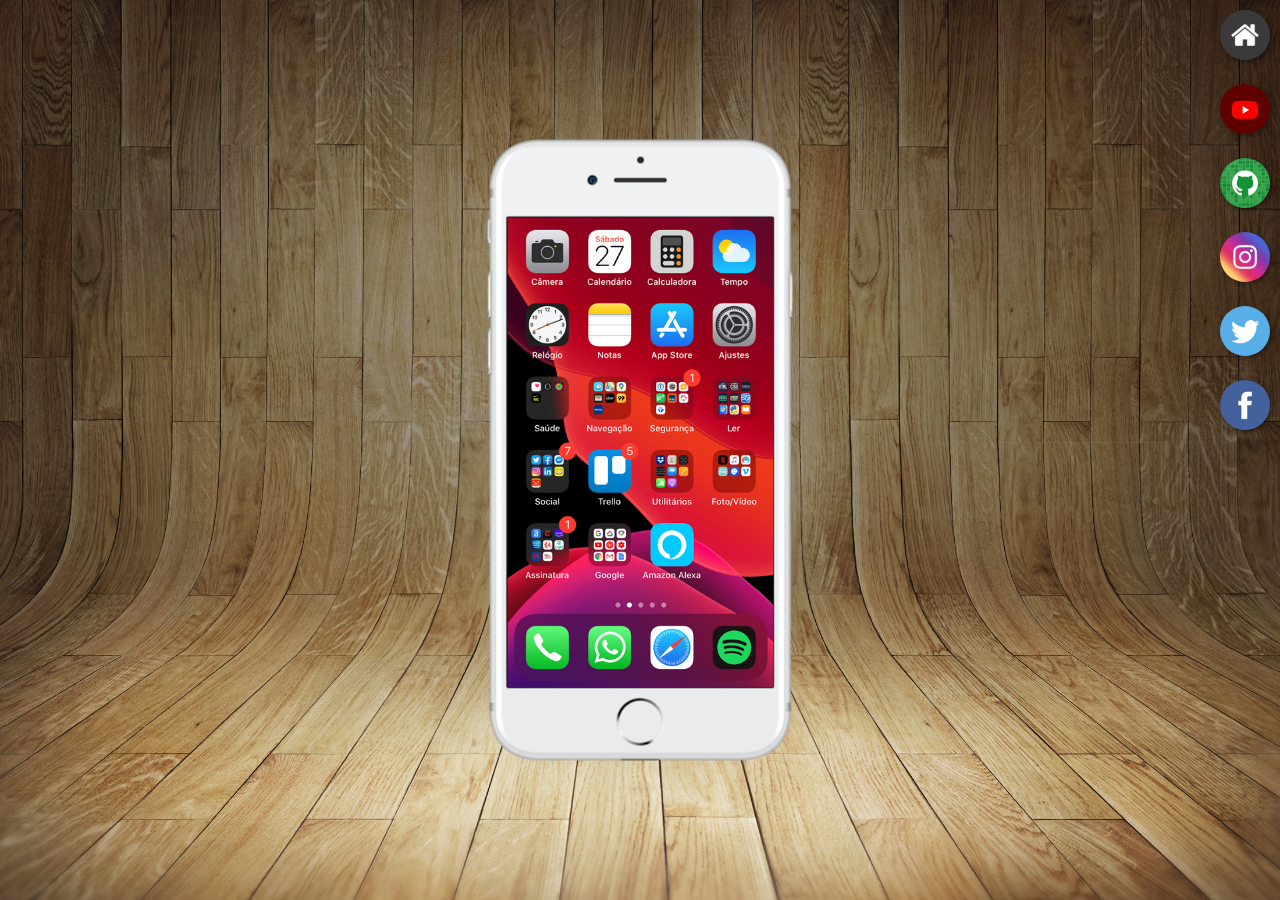
<file: index.html>
<!DOCTYPE html>
<html lang="pt-BR">
<head>
    <meta charset="UTF-8">
    <meta http-equiv="X-UA-Compatible" content="IE=edge">
    <meta name="viewport" content="width=device-width, initial-scale=1.0">
    <link rel="shortcut icon" href="favicon.ico" type="image/x-icon">
    <title>Projeto redes sociais</title>
    <link rel="stylesheet" href="estilos/style.css">
</head>
<body>
    <main>
        <section id="telefone">
            <iframe src="home.html" name="tela" id="tela" frameborder="0"></iframe>
        </section>
        <section id="redes-sociais">
            <a href="home.html" target="tela">
                <img src="imagens/logo-home.jpg" alt="">
            </a><br>
            <a href="youtube.html" target="tela">
                <img src="imagens/logo-youtube.jpg" alt="">
            </a><br>
            <a href="guithub.html" target="tela">
                <img src="imagens/logo-github.jpg" alt="">
            </a><br>
            <a href="instagran.html" target="tela">
                <img src="imagens/logo-instagram.jpg" alt="">
            </a><br>
            <a href="twitter.html" target="tela">
                <img src="imagens/logo-twitter.jpg" alt="">
            </a><br>
            <a href="facebook.html" target="tela">
                <img src="imagens/logo-facebook.jpg" alt="">
            </a>
            

        </section>
    </main>
</body>
</html>
</file>
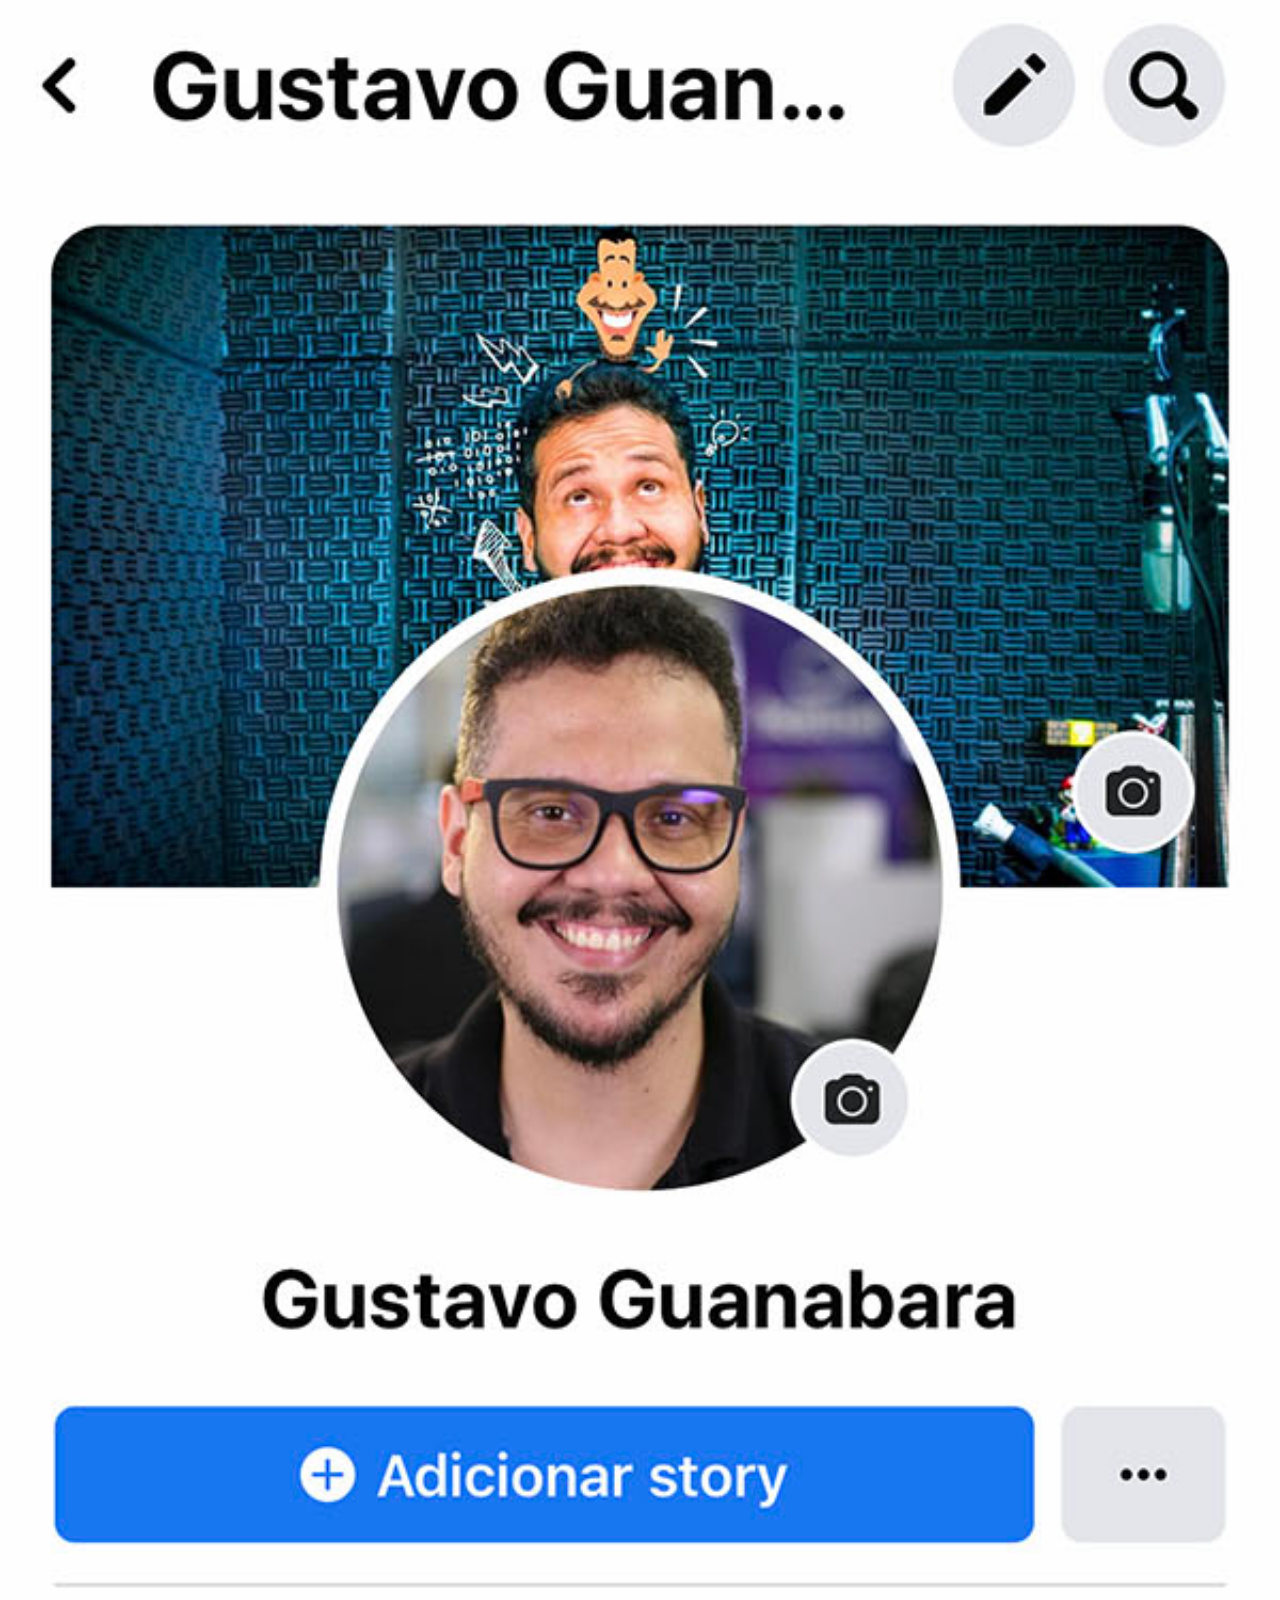
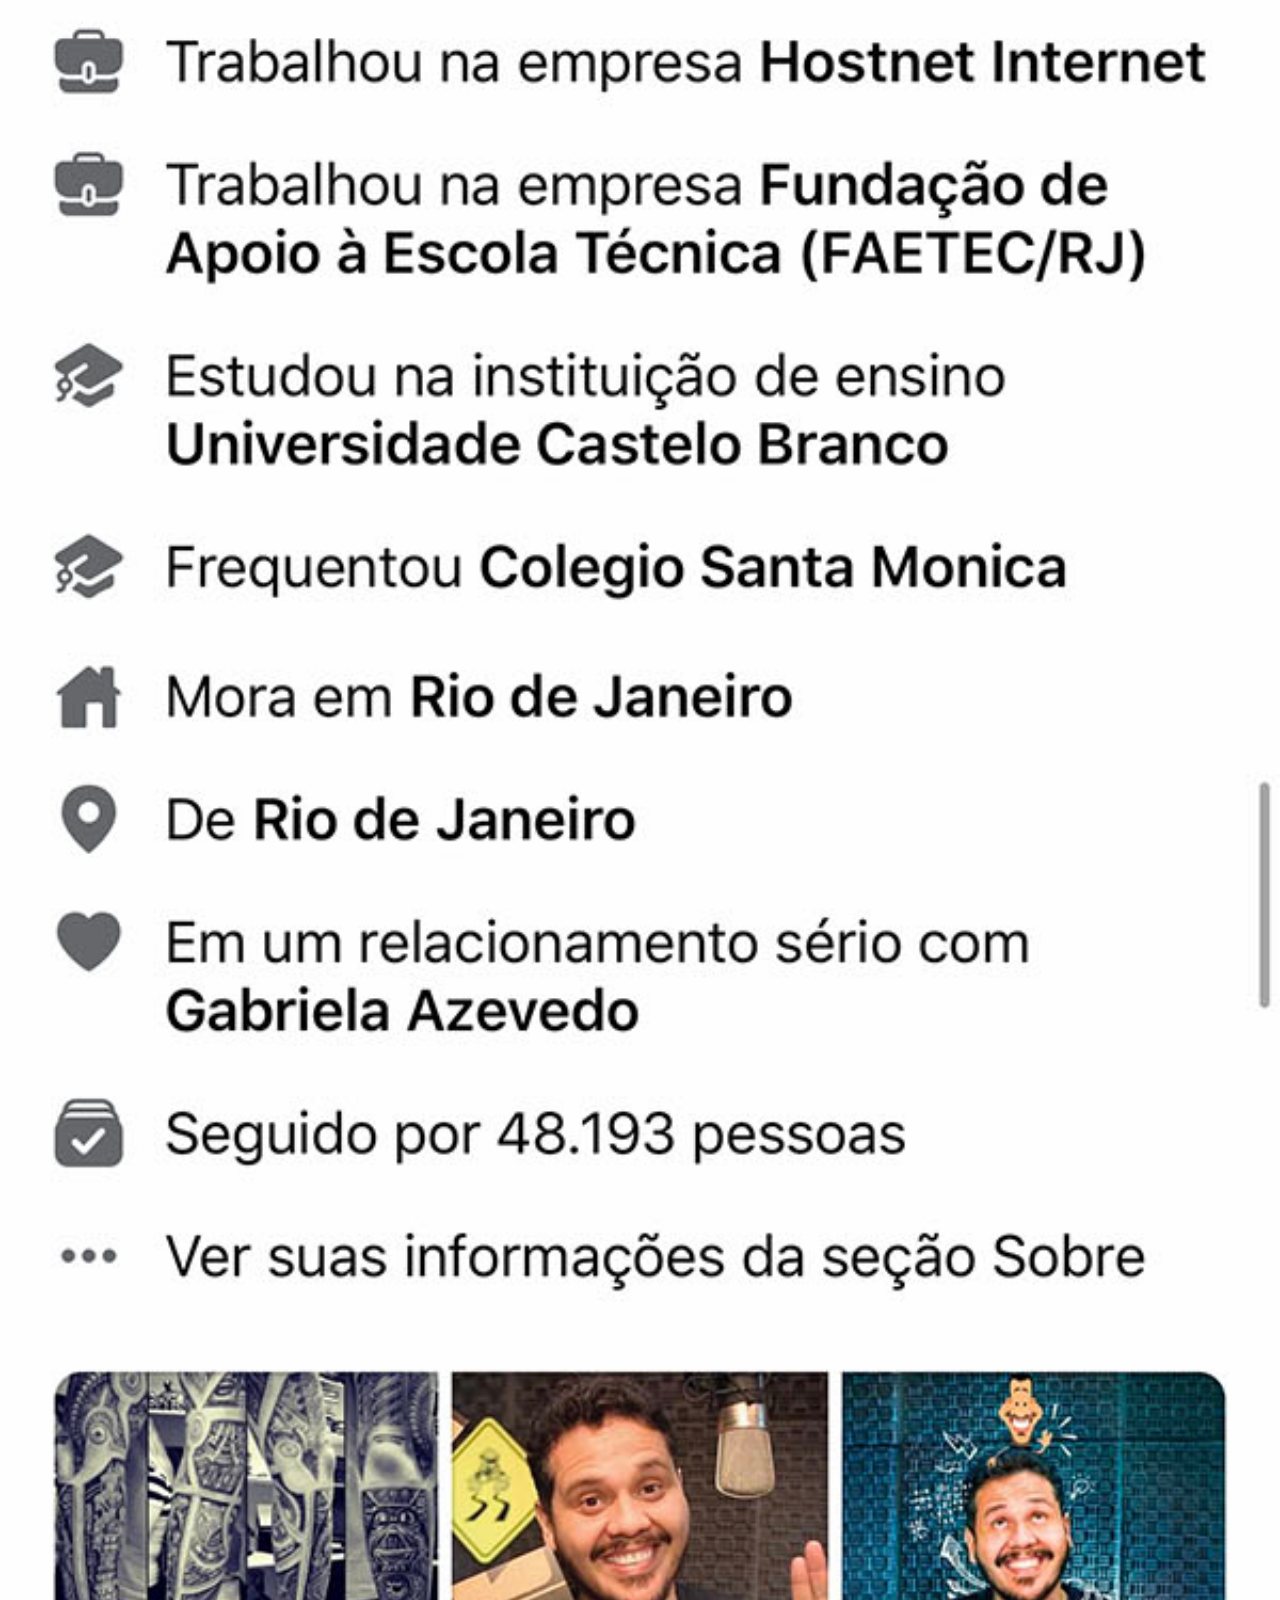
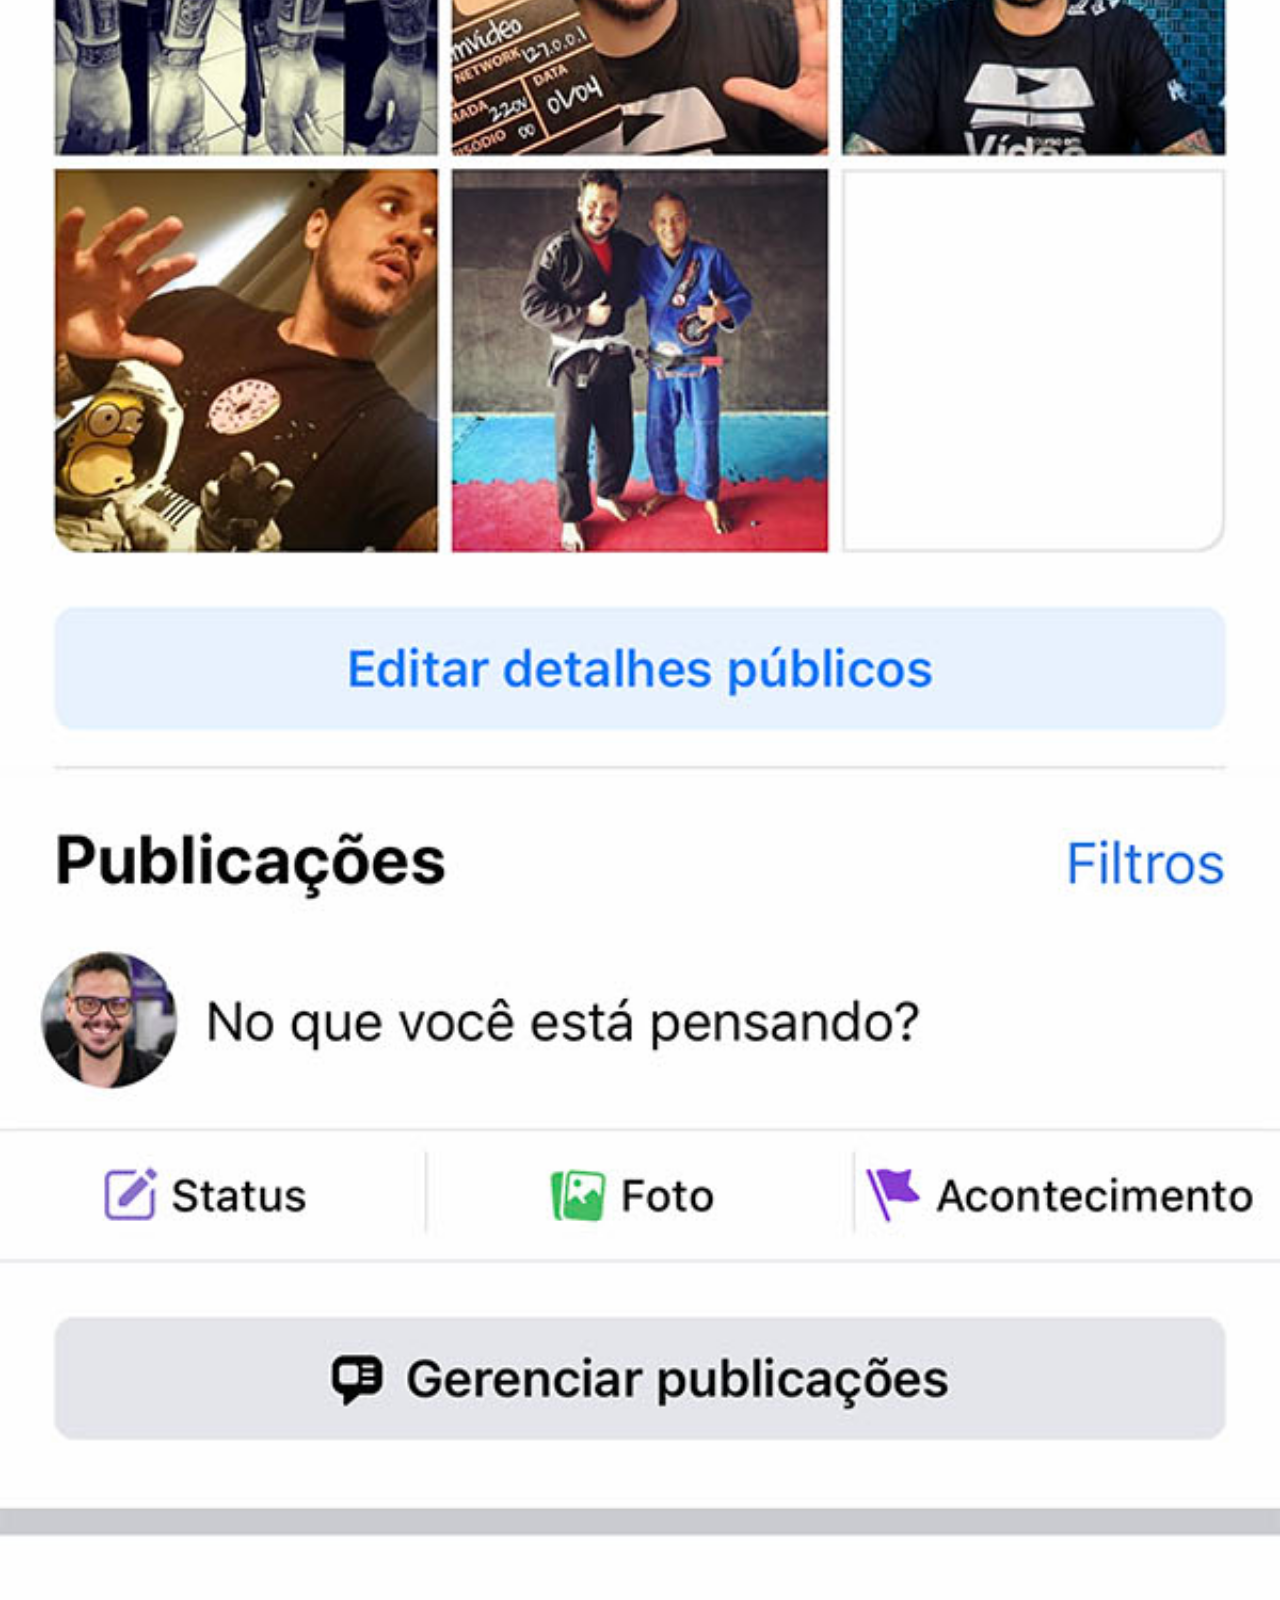
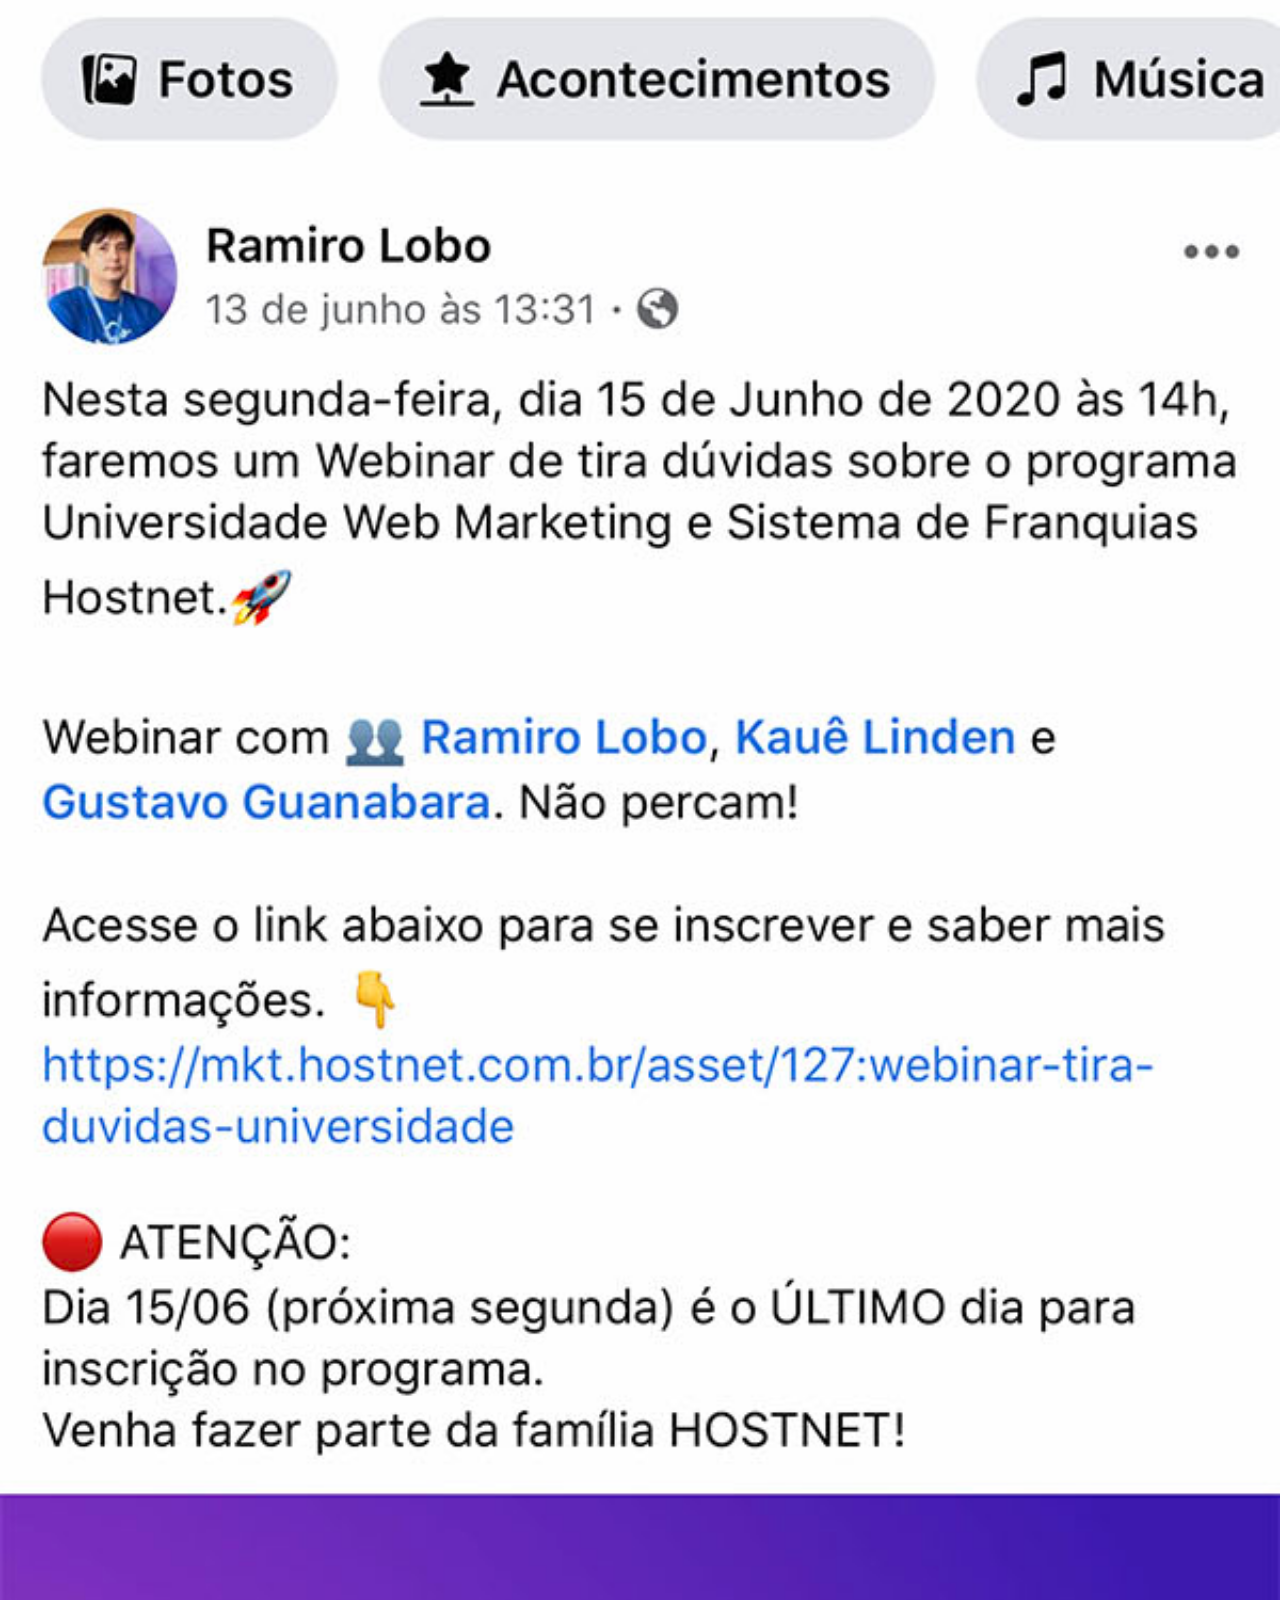
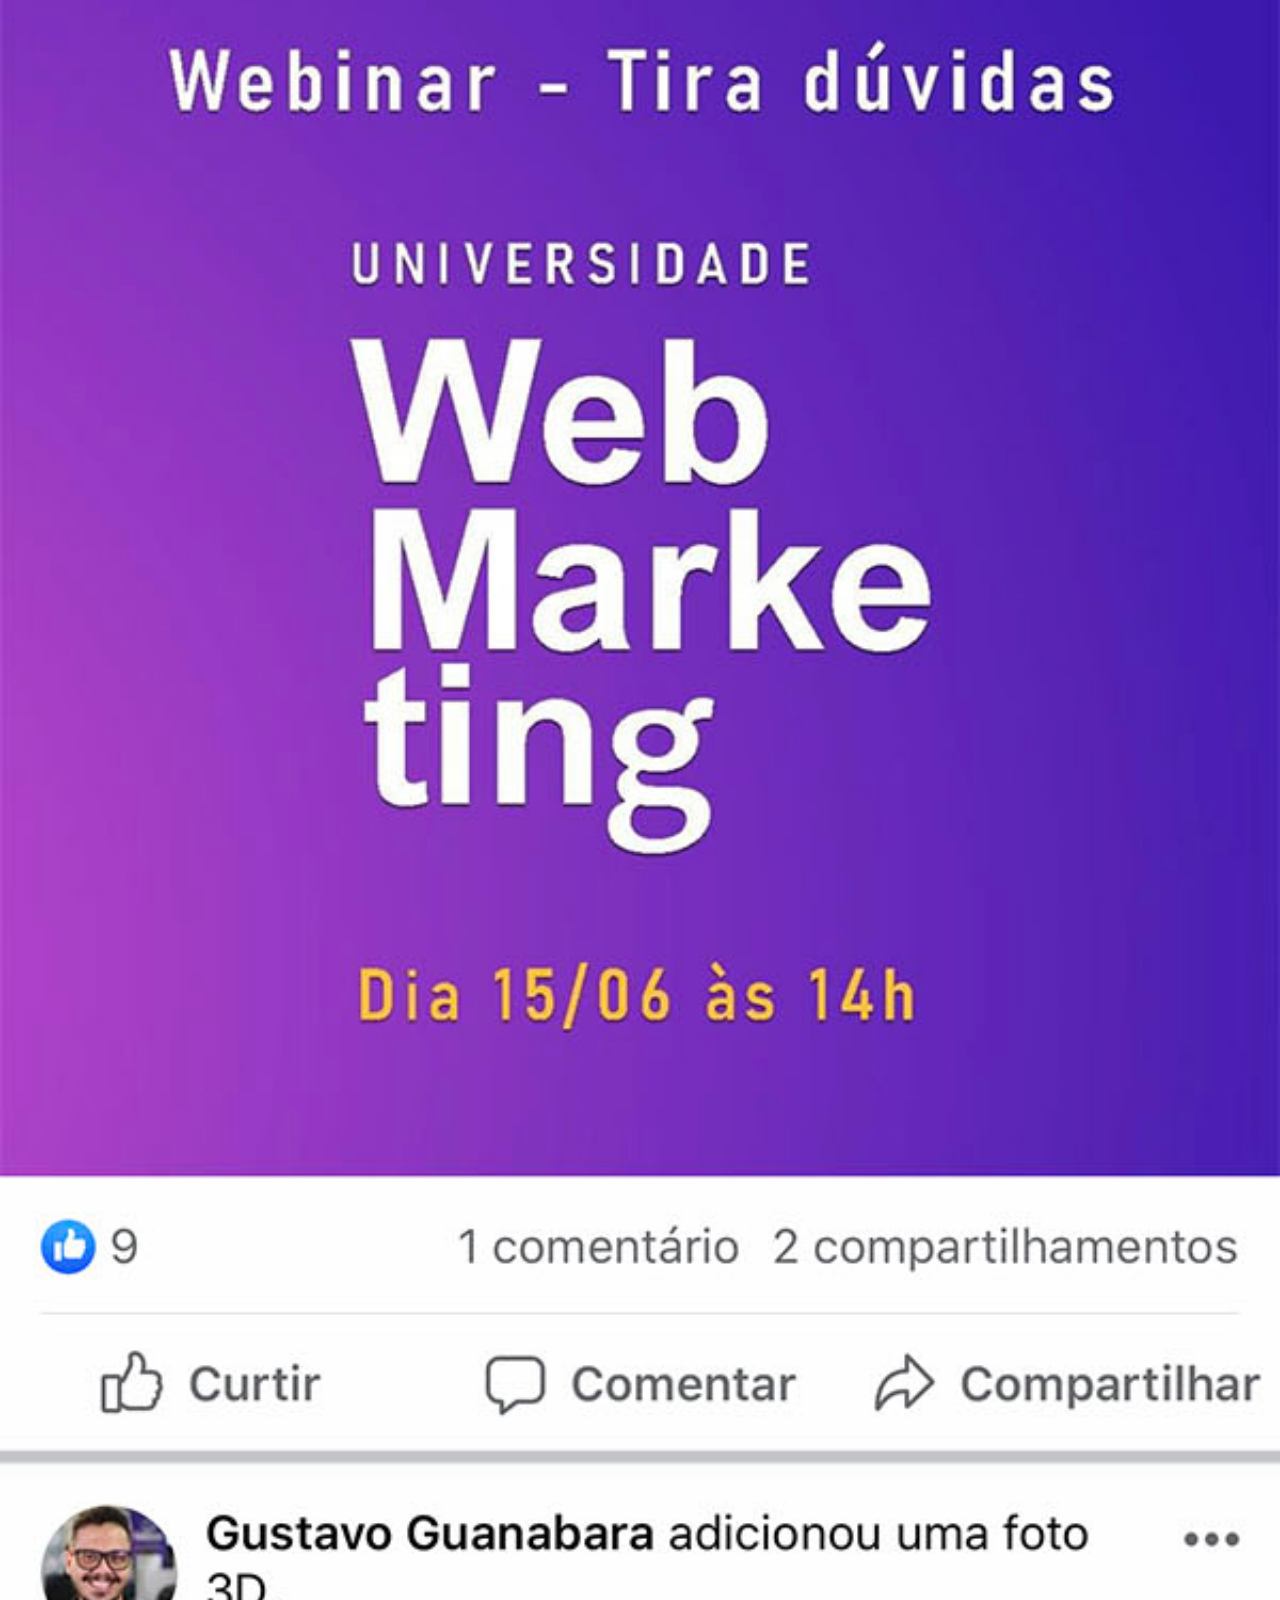
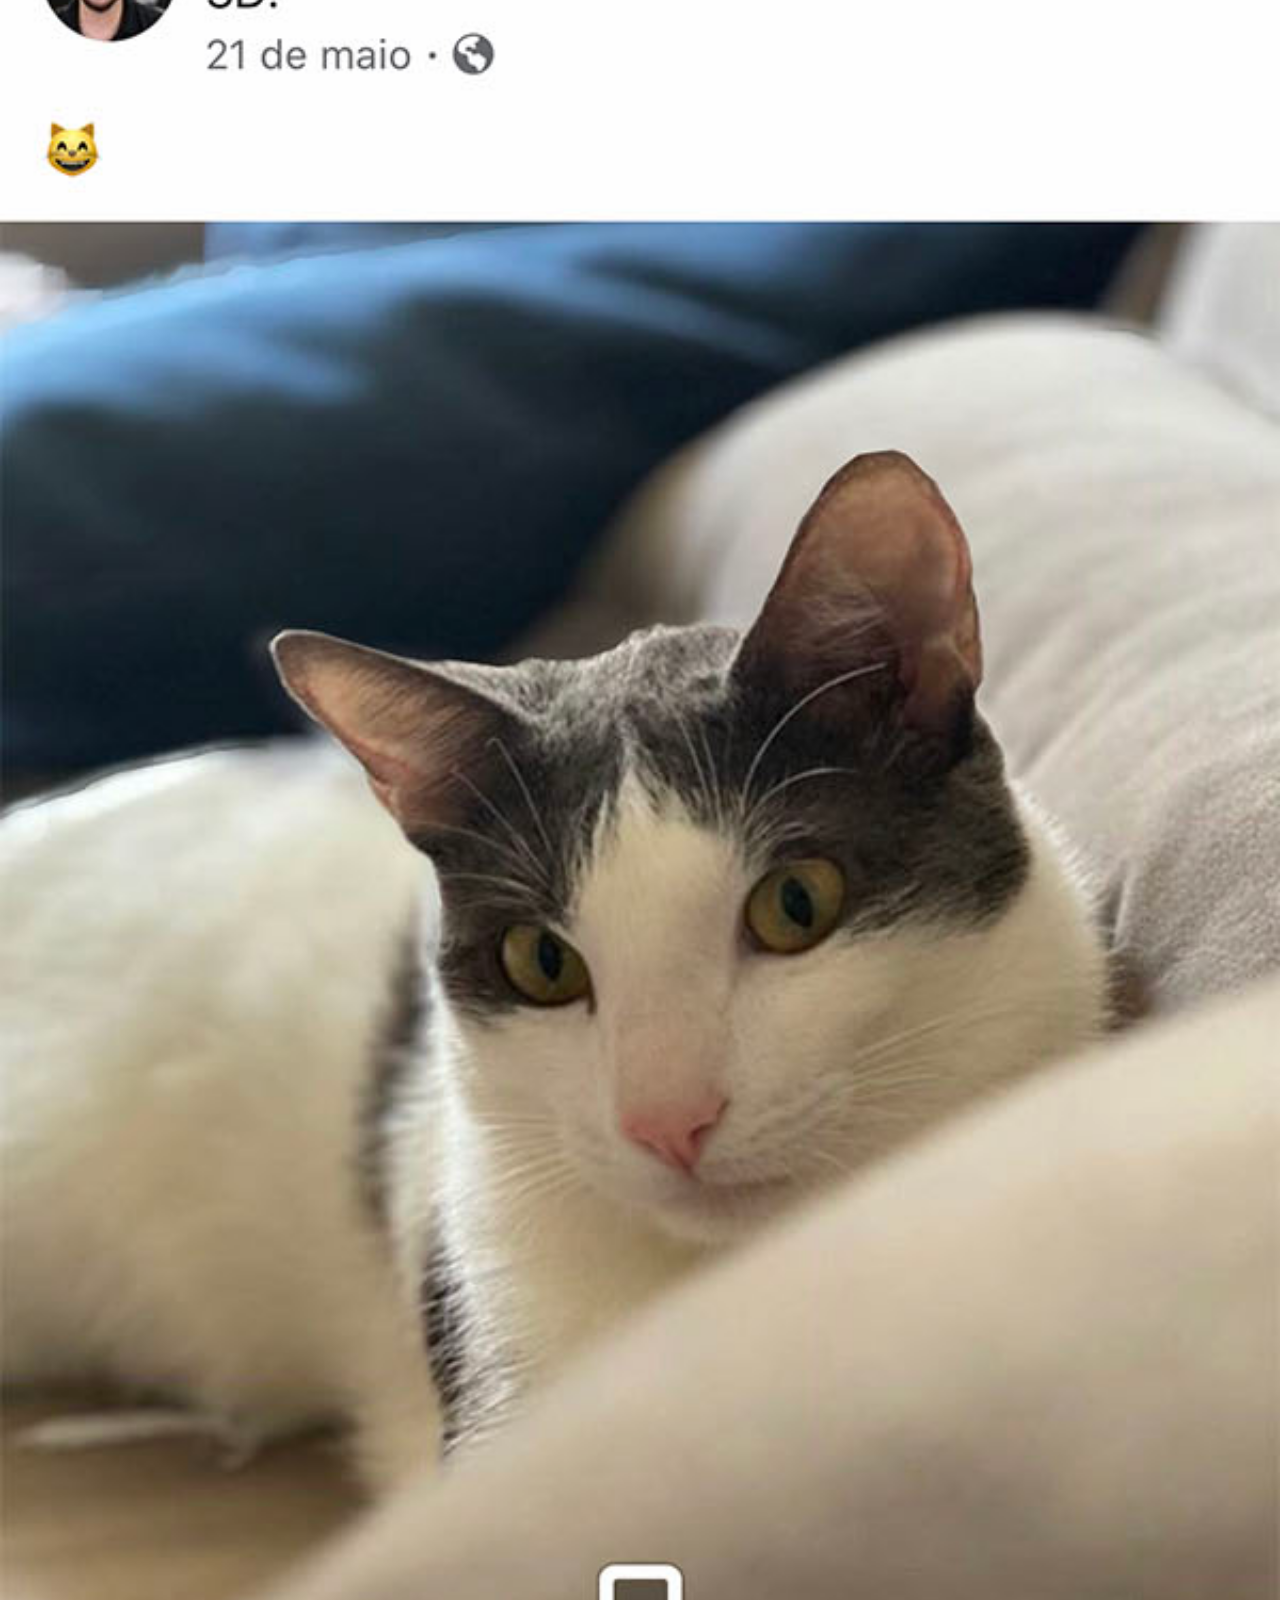
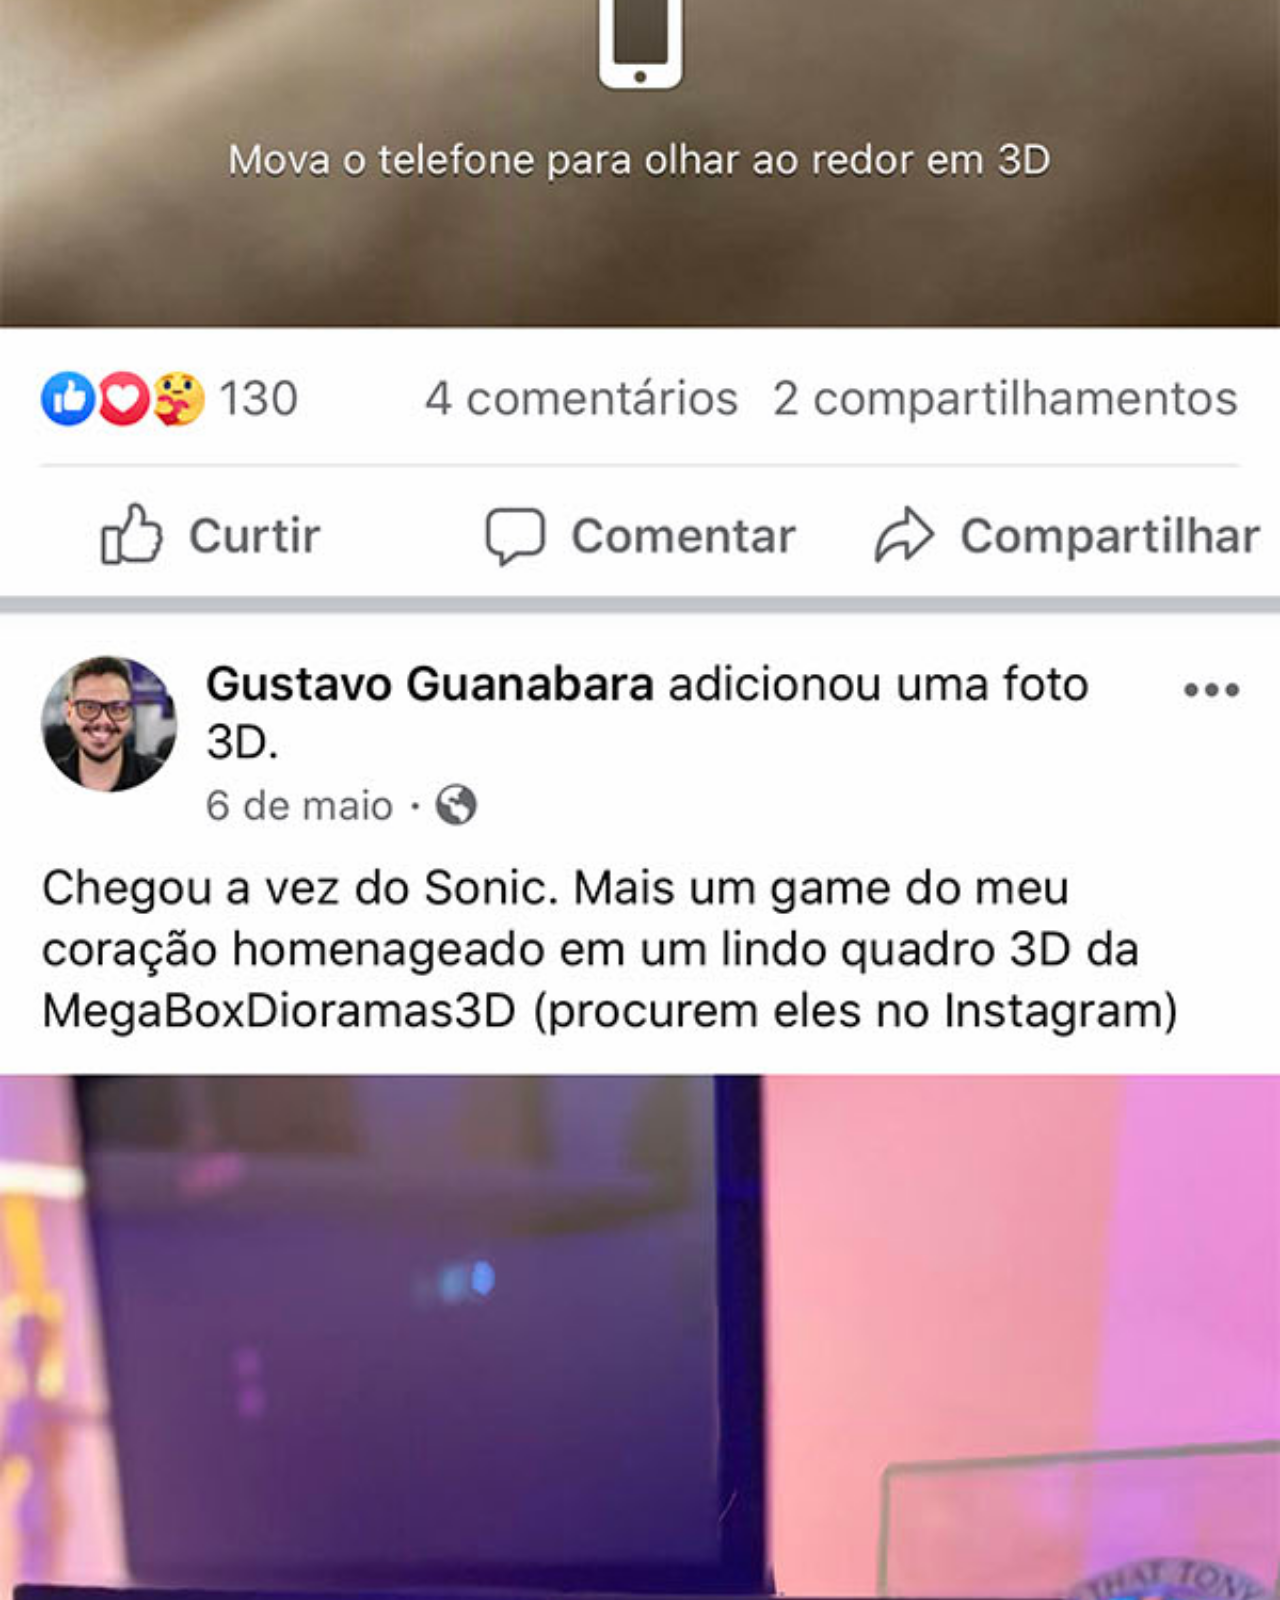
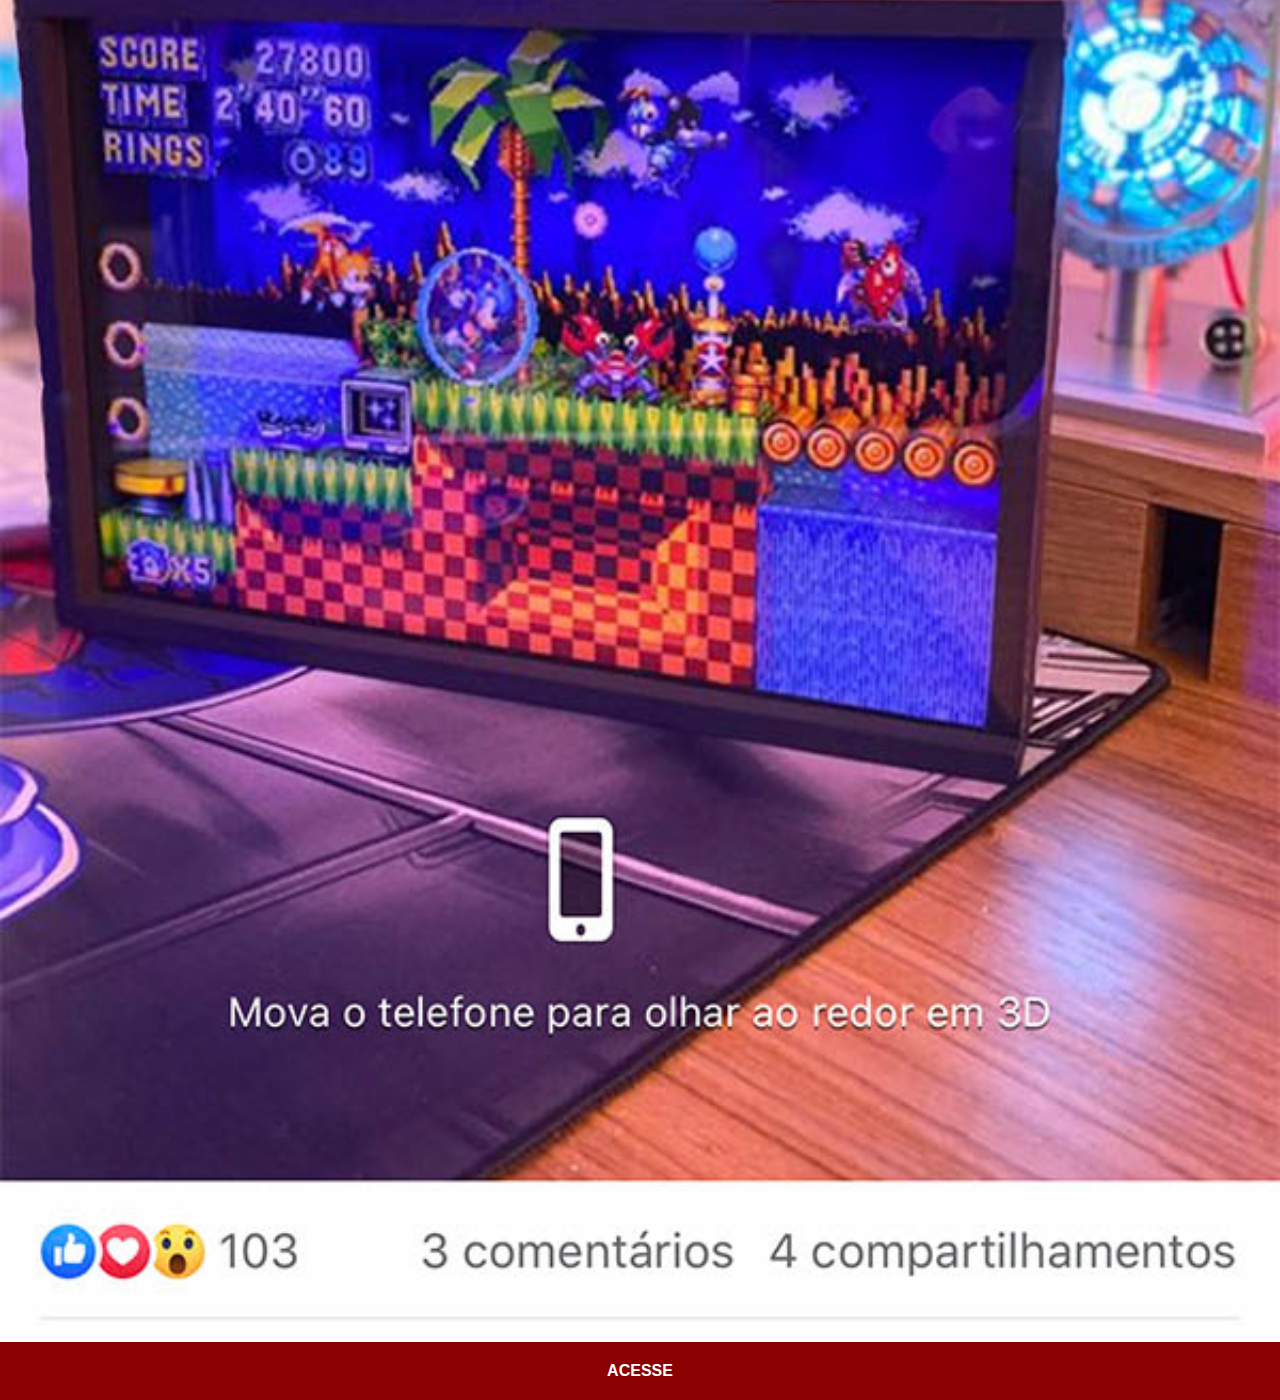
<file: facebook.html>
<!DOCTYPE html>
<html lang="pt-BR">
<head>
    <meta charset="UTF-8">
    <meta http-equiv="X-UA-Compatible" content="IE=edge">
    <meta name="viewport" content="width=device-width, initial-scale=1.0">
    <link rel="stylesheet" href="estilos/social.css">
    <title>Facebook</title>
</head>
<body>
    <img src="imagens/tela-facebook.jpg" alt="Facebook">
    <a href="https://www.facebook.com/gustavoguanabara/" target="_blank">ACESSE</a>
</body>
</html>
</file>
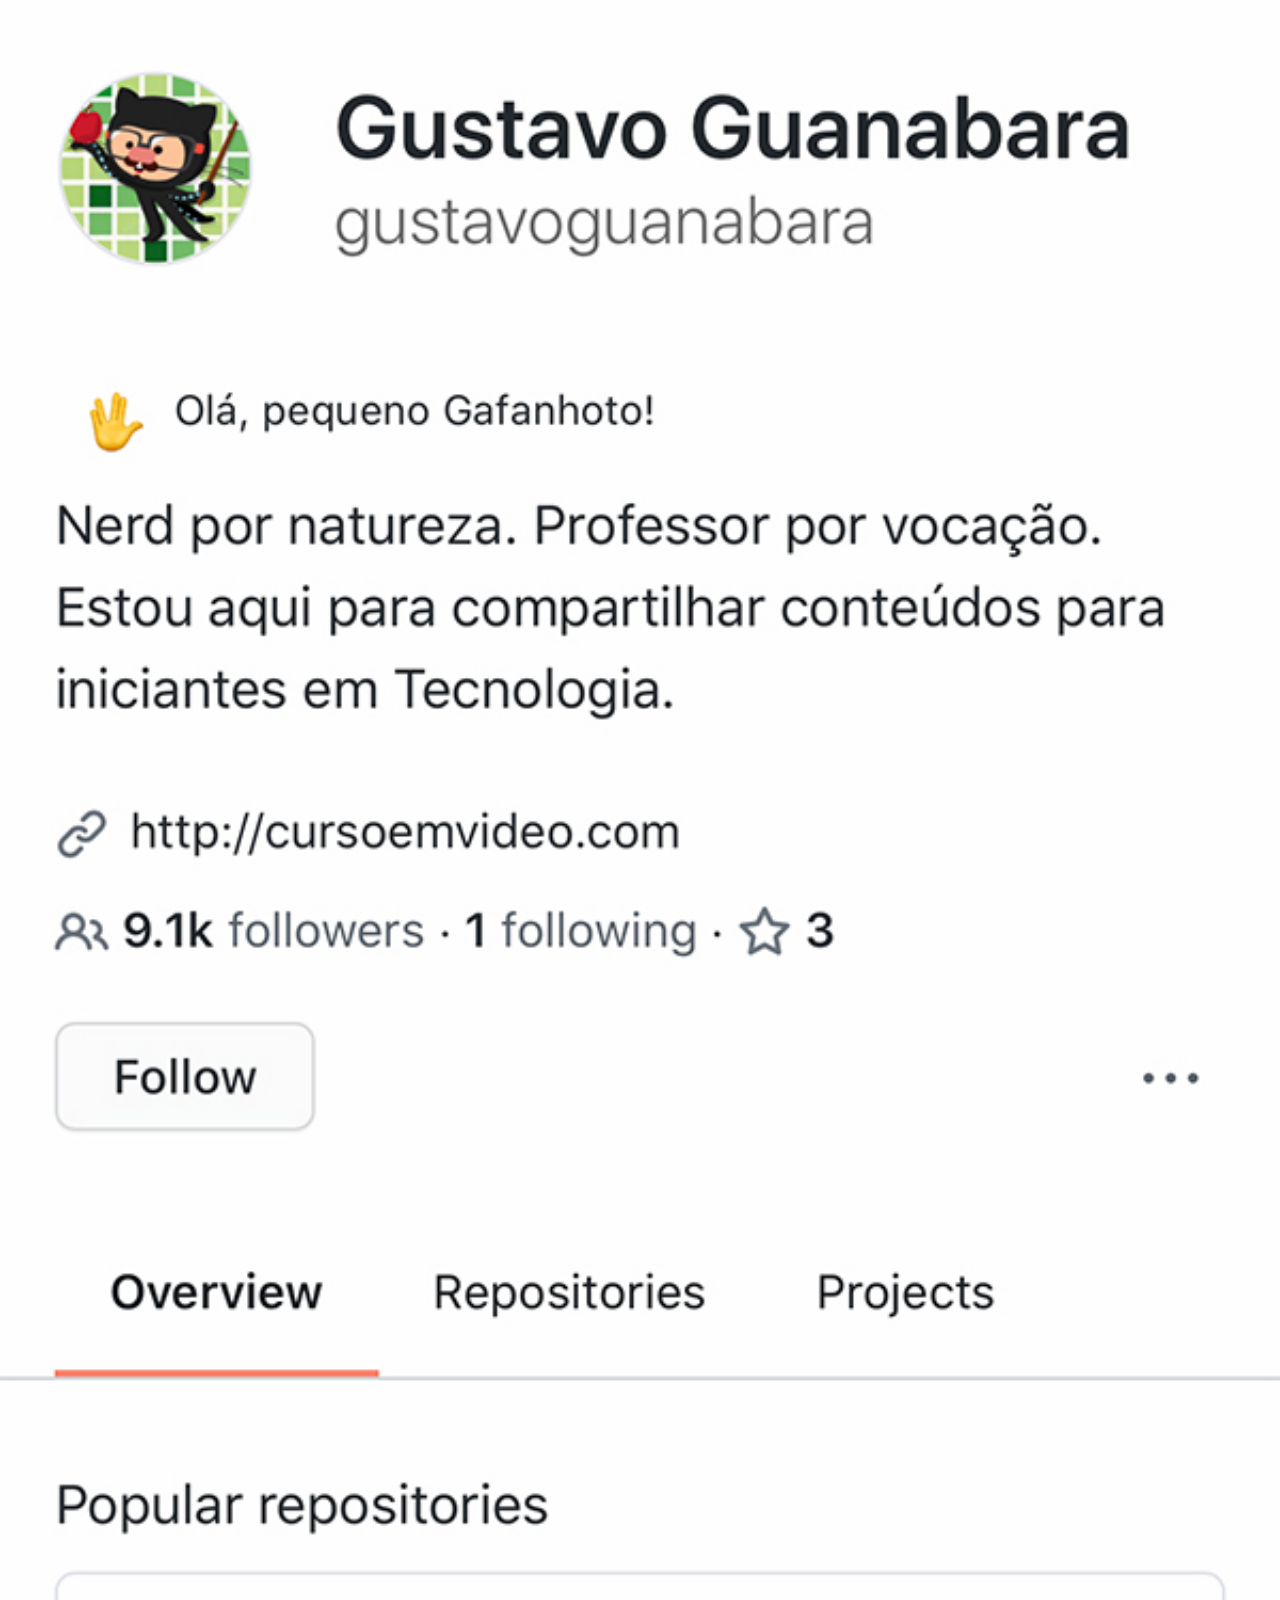
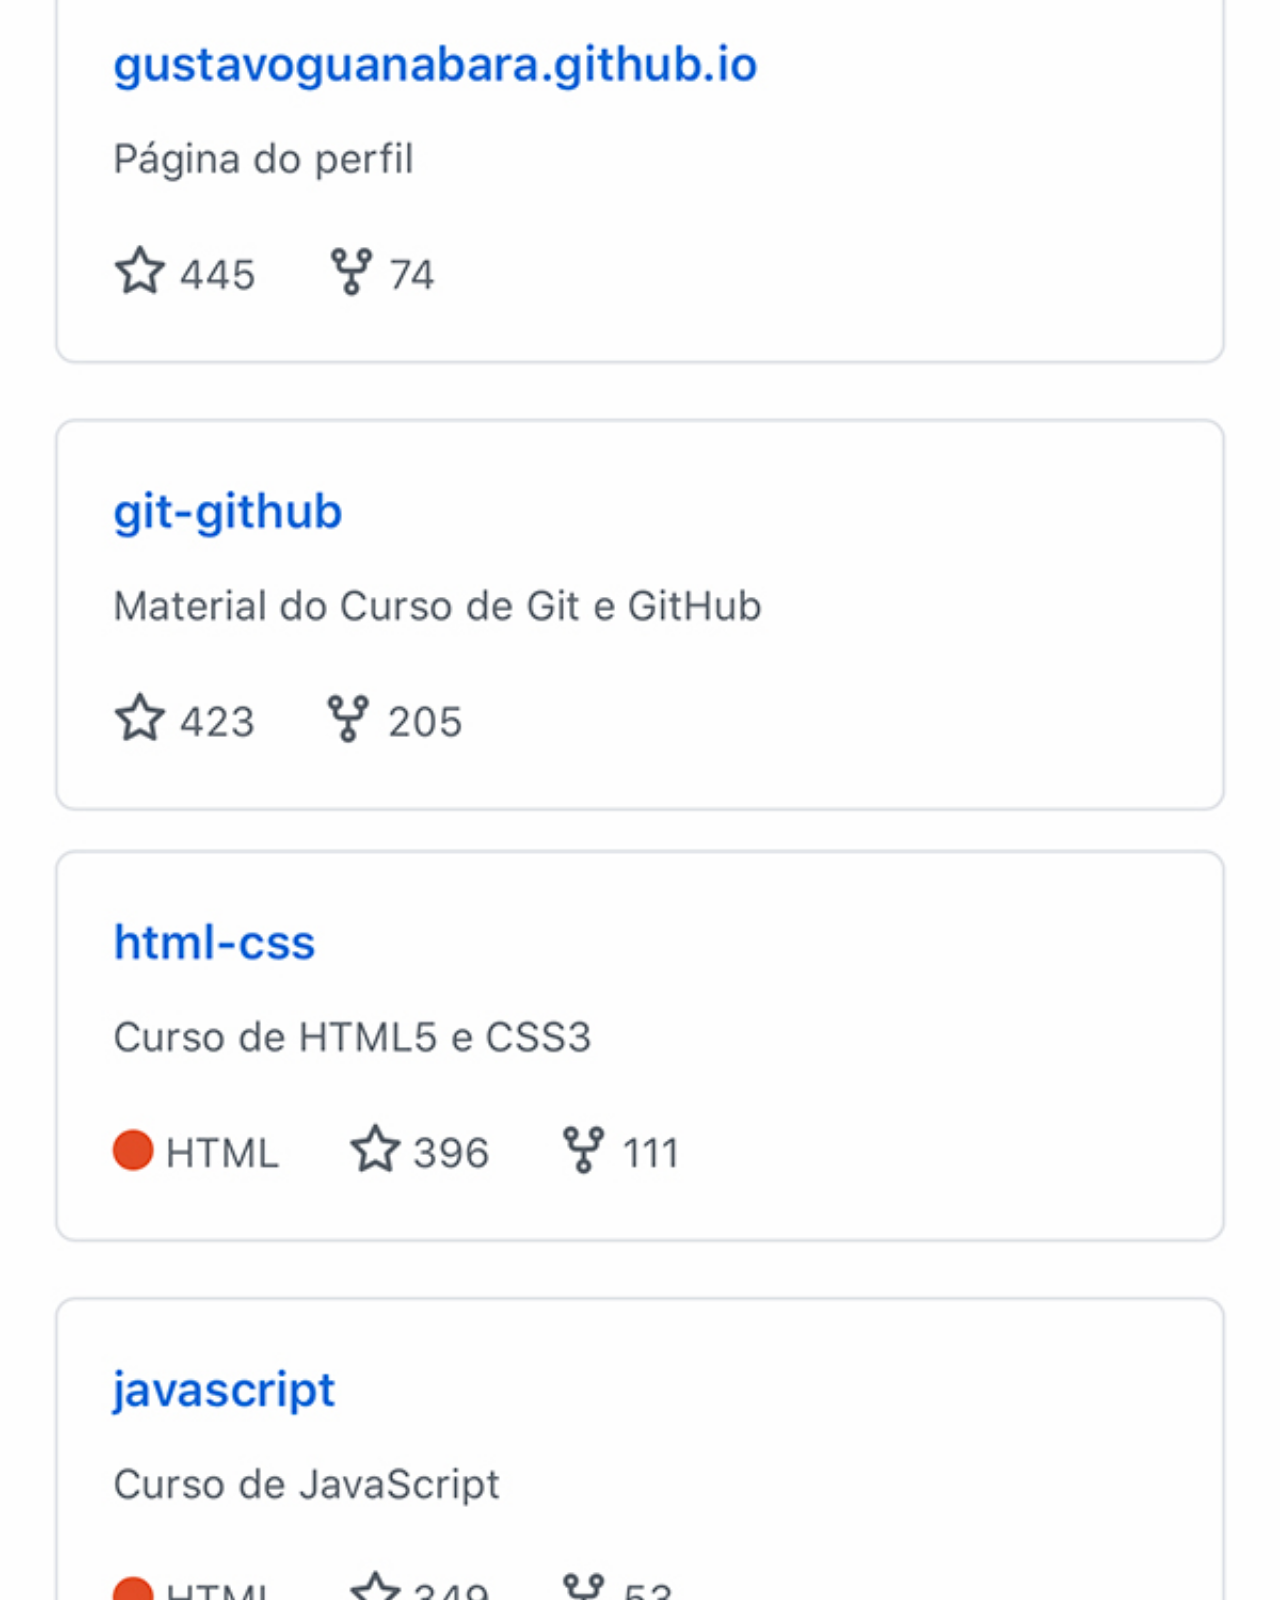
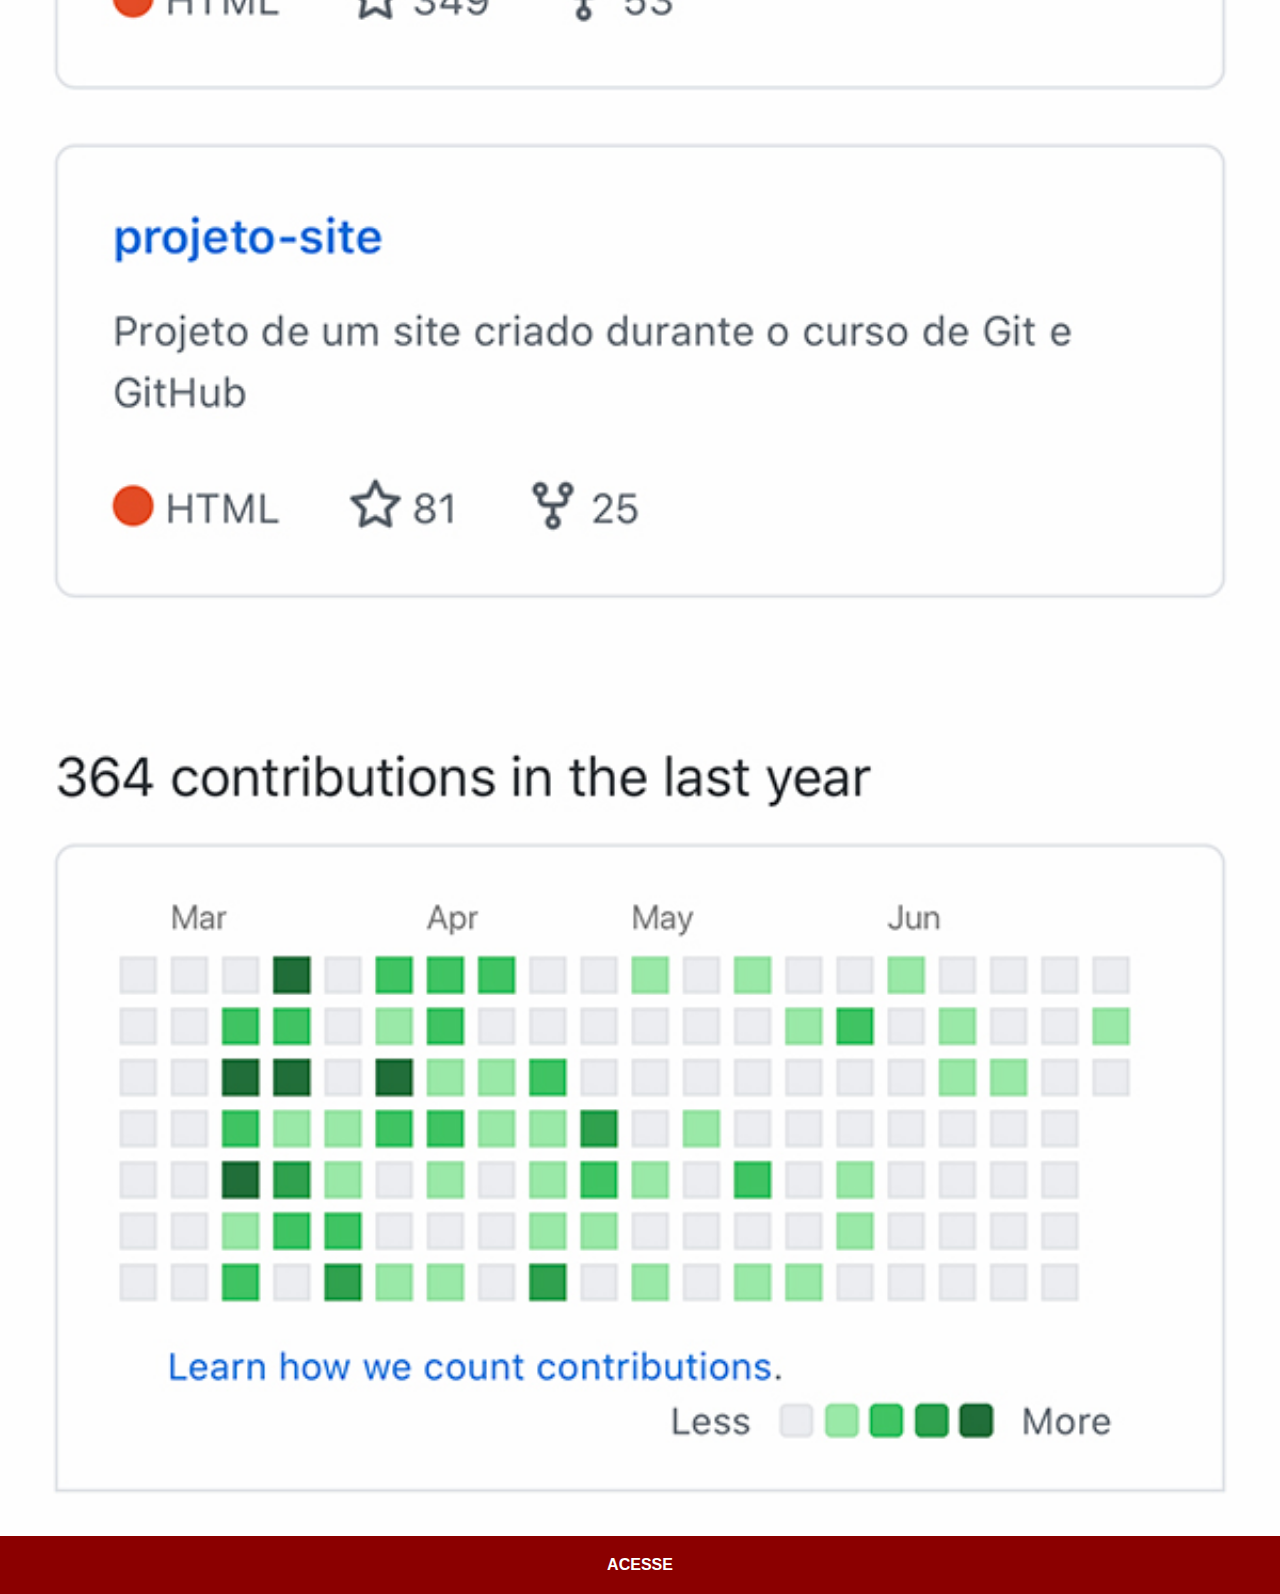
<file: guithub.html>
<!DOCTYPE html>
<html lang="pt_BR">
<head>
    <meta charset="UTF-8">
    <meta http-equiv="X-UA-Compatible" content="IE=edge">
    <meta name="viewport" content="width=device-width, initial-scale=1.0">
    <link rel="stylesheet" href="estilos/social.css">
    <title>Guithub</title>
</head>
<body>
    <img src="imagens/tela-github.jpg" alt="YouTube">
    <a href="https://gustavoguanabara.github.io/" target="_blank"> ACESSE</a>
</body>
</html>
</file>
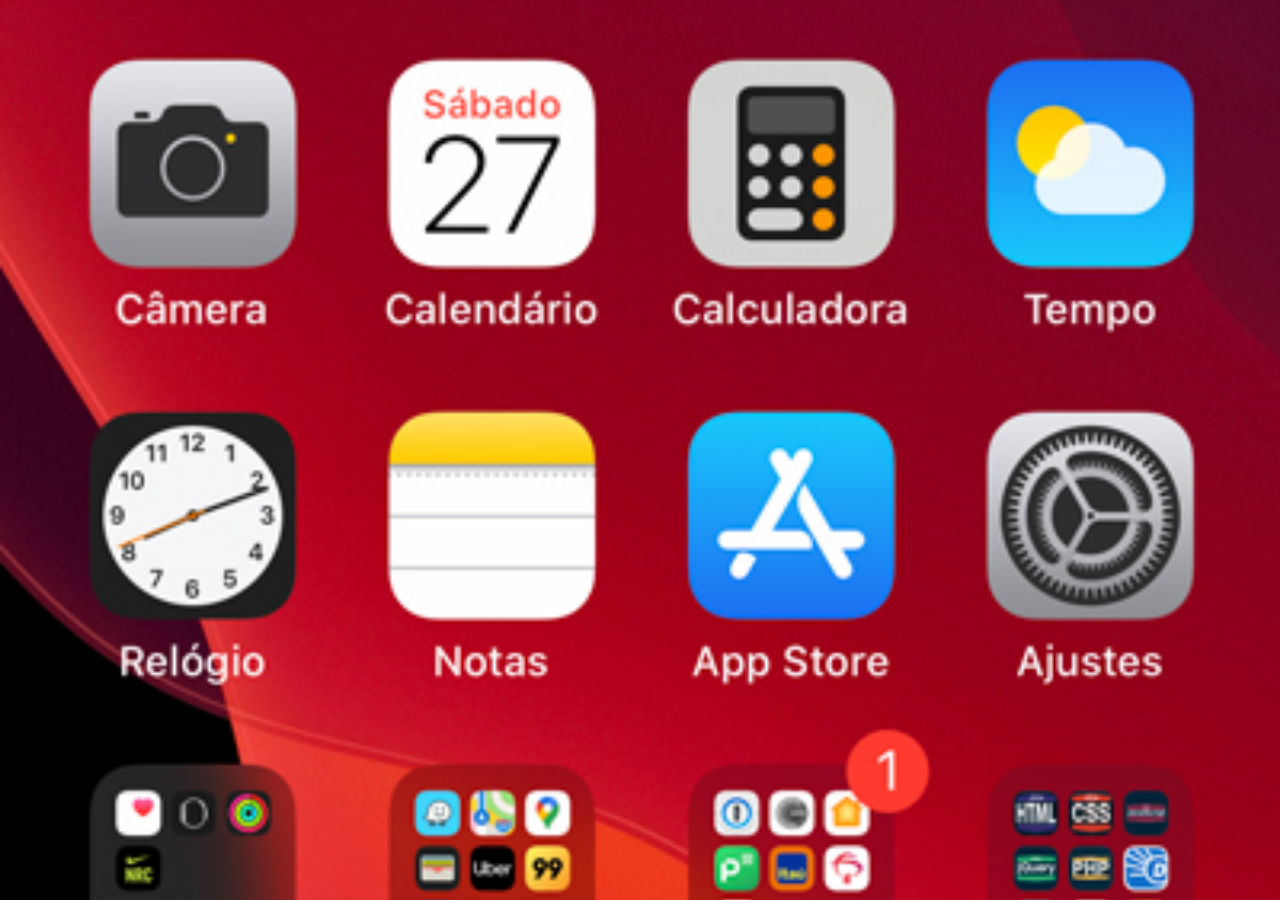
<file: home.html>
<!DOCTYPE html>
<html lang="pt-BR">
<head>
    <meta charset="UTF-8">
    <meta http-equiv="X-UA-Compatible" content="IE=edge">
    <meta name="viewport" content="width=device-width, initial-scale=1.0">
    <title>Home</title>
</head>
<style>
    *{
        margin: 0px;
        padding: 0px;
    }
    body{
        width: 100vw;
        height: 100vh;
        background: black url('imagens/tela-home.jpg') no-repeat top center;
        background-size: cover;
    }
</style>
<body>
    
</body>
</html>
</file>
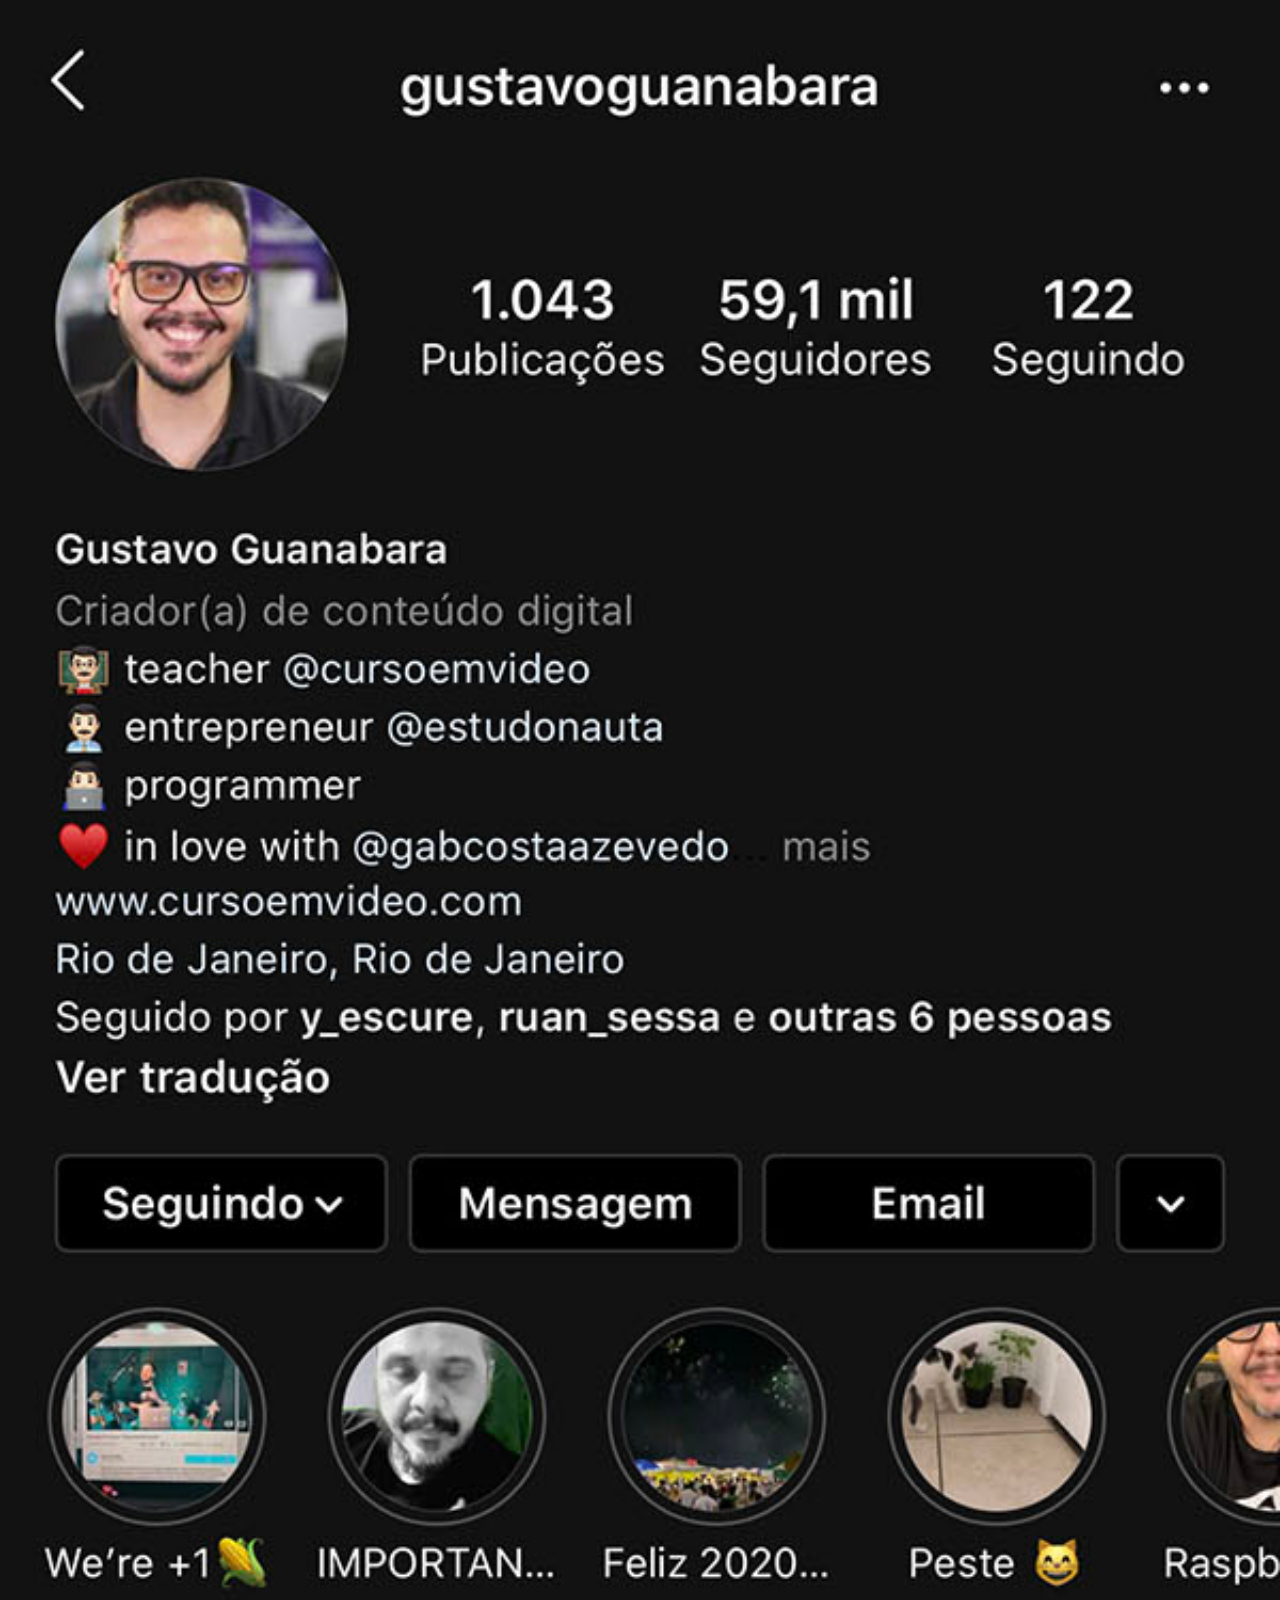
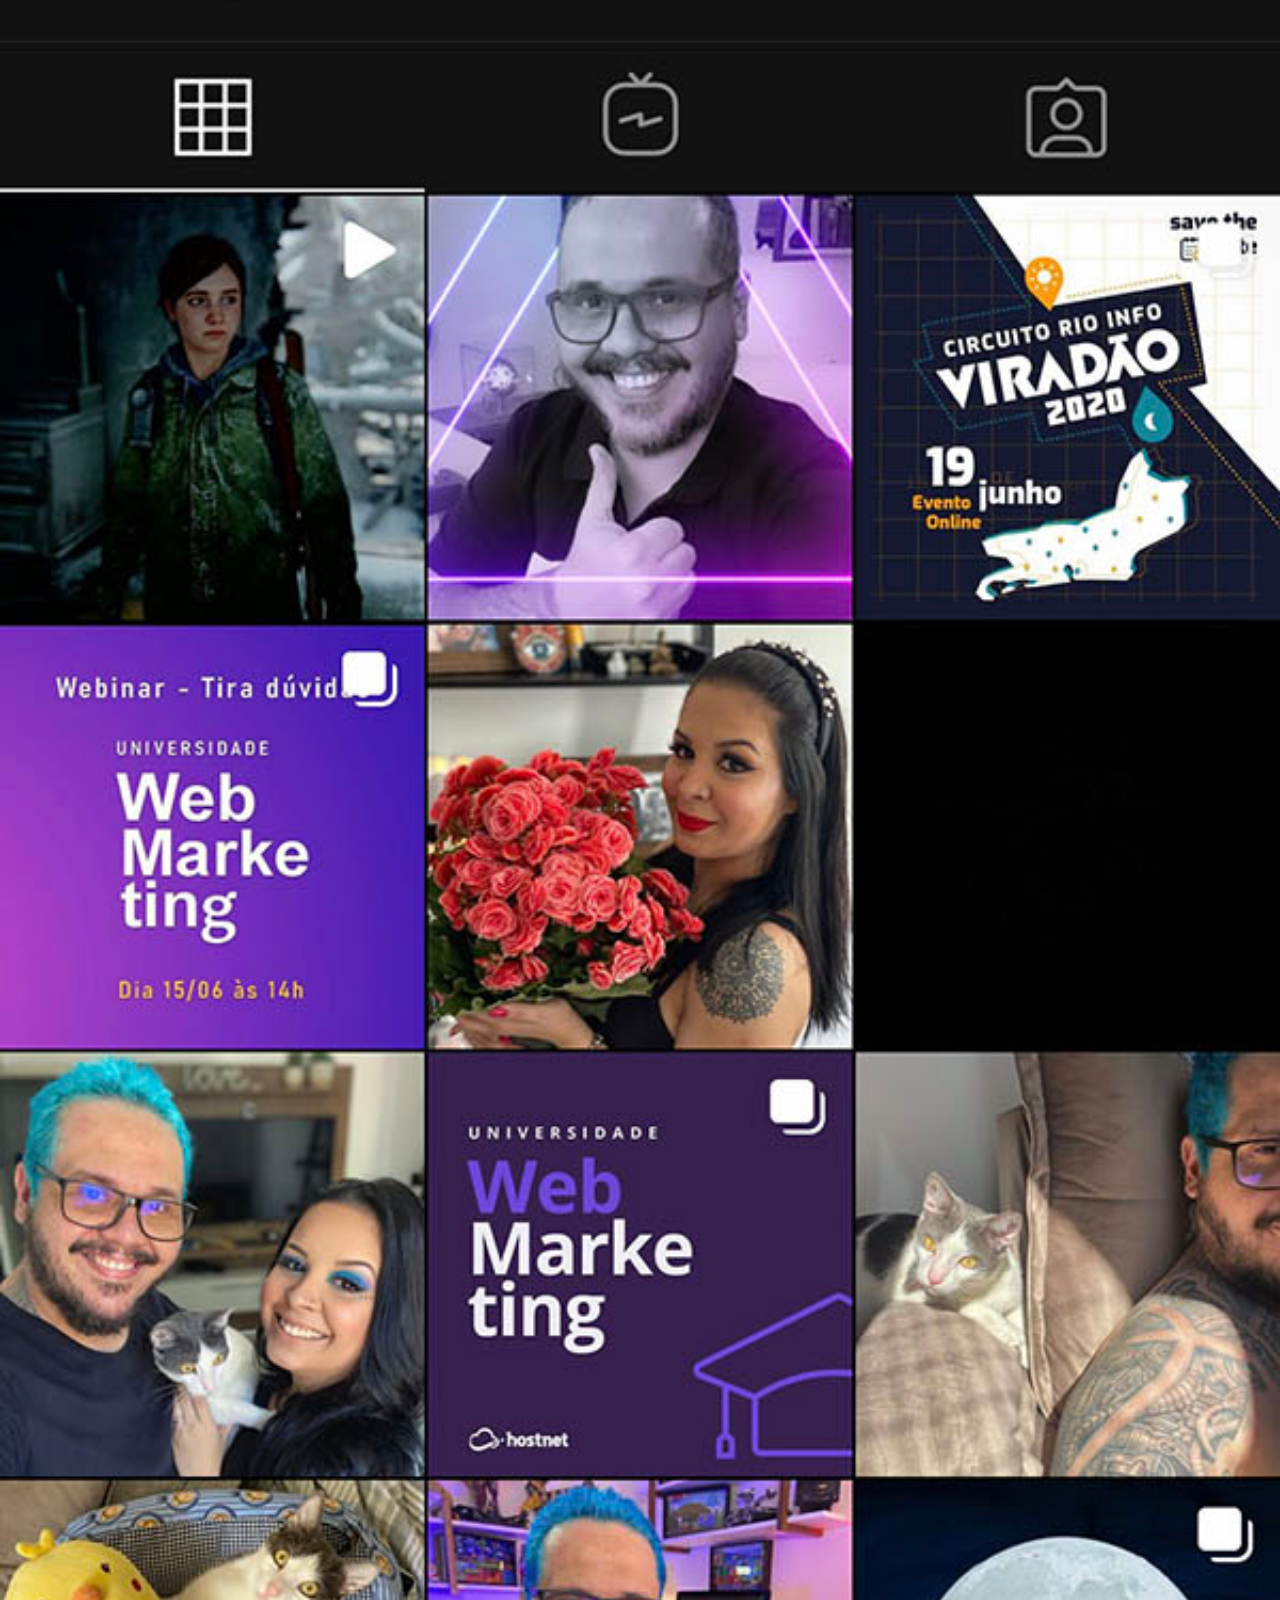
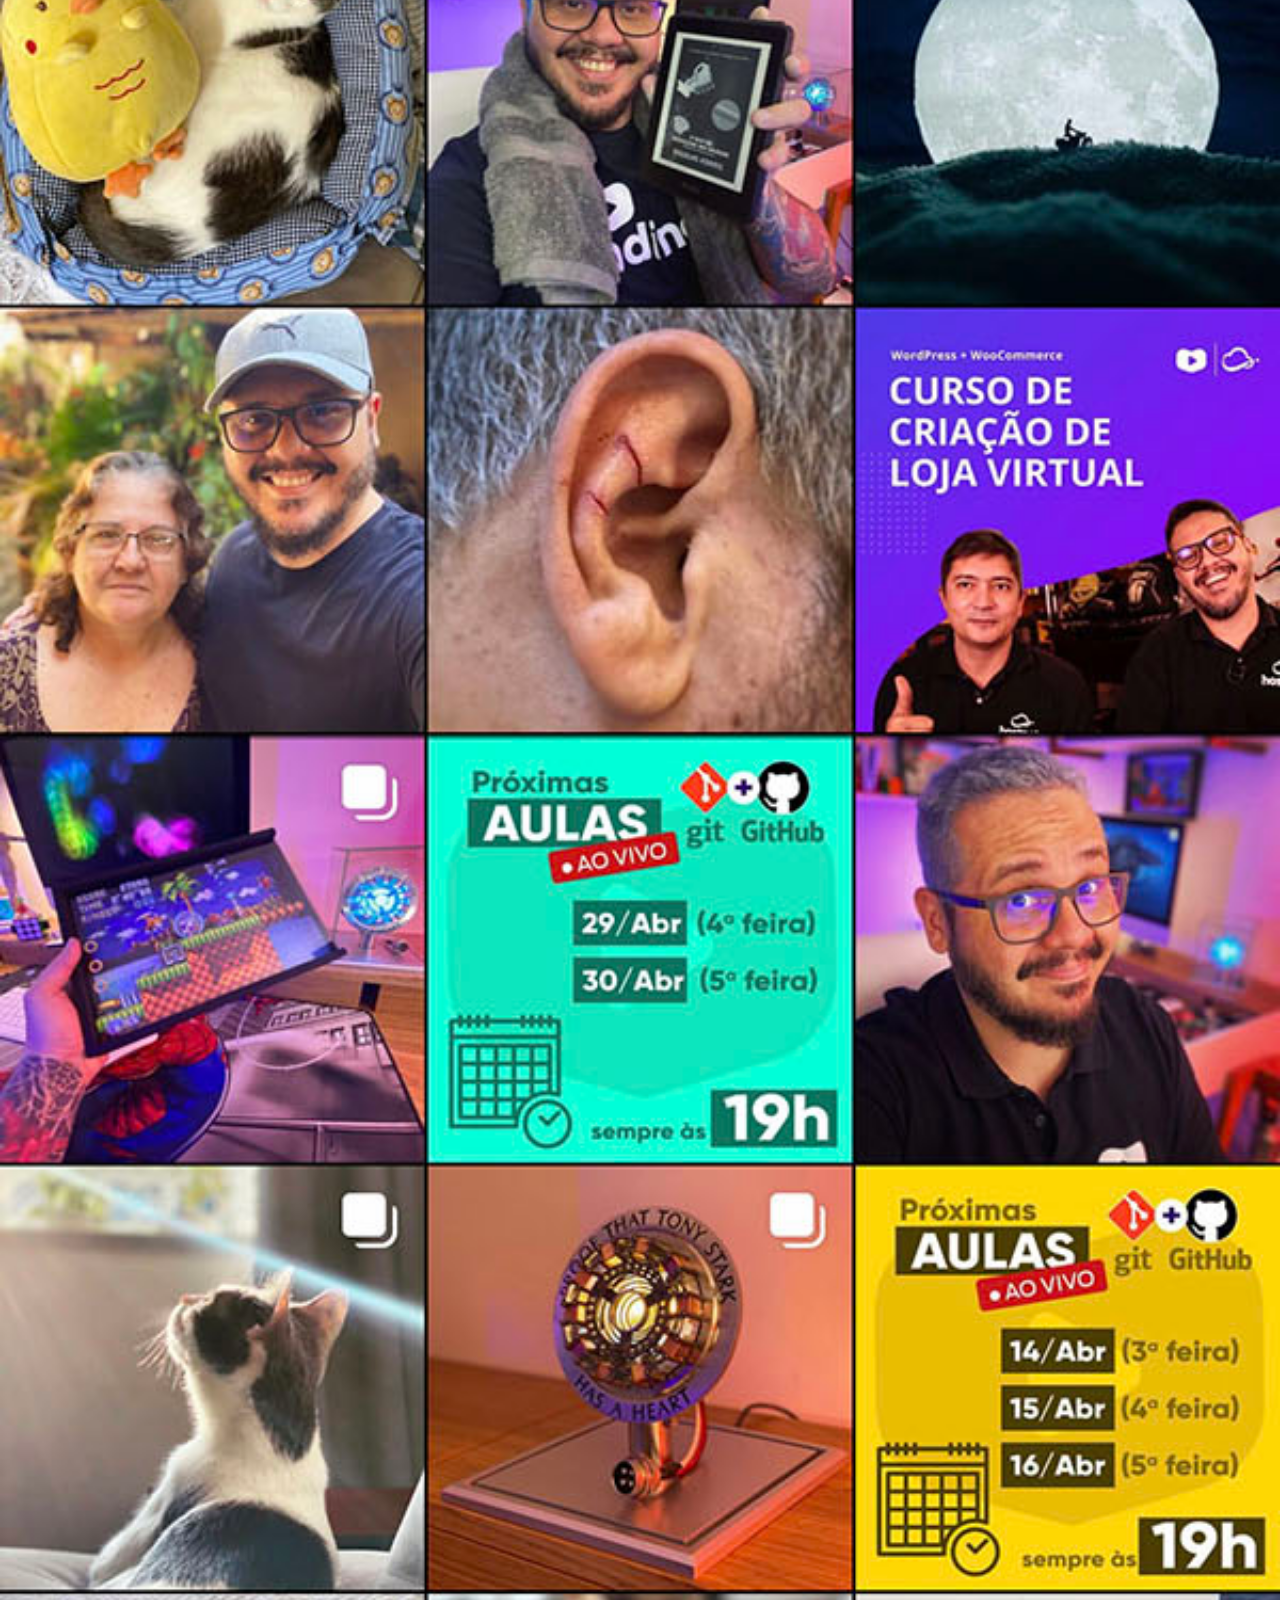
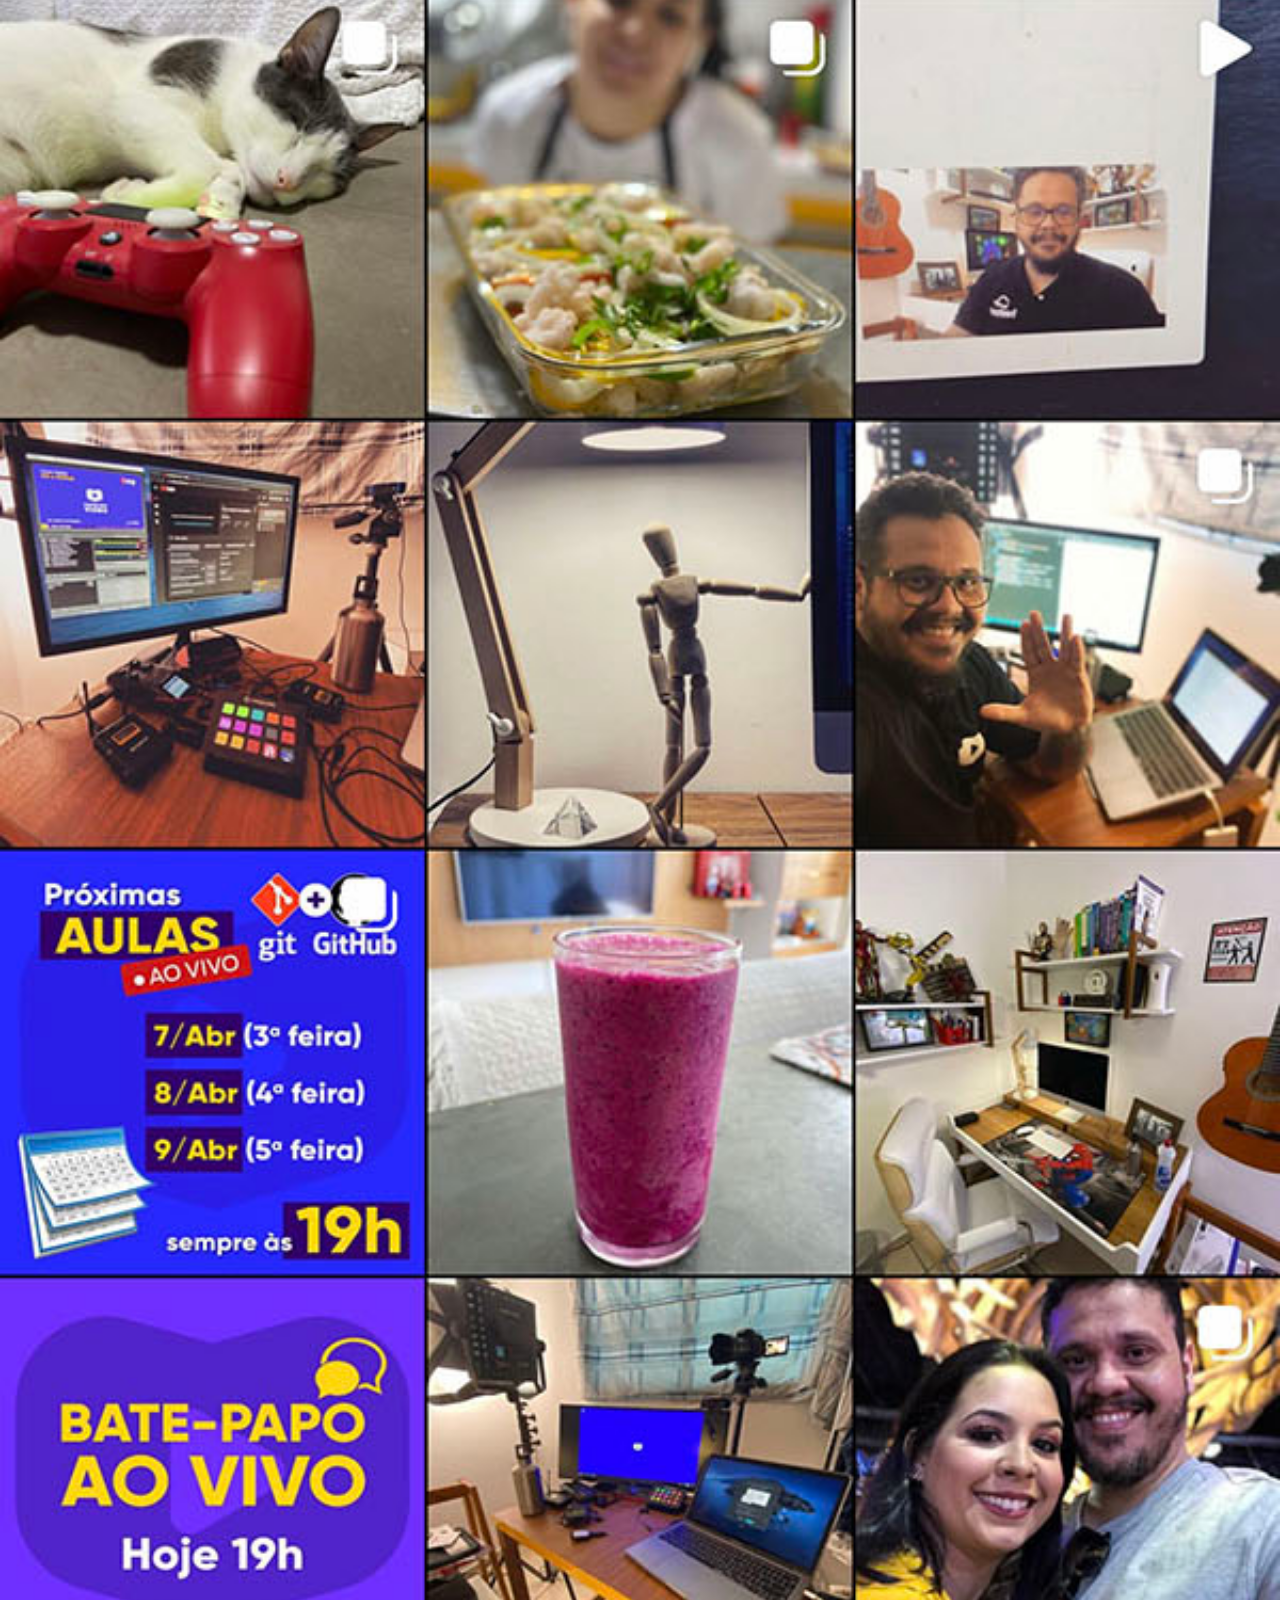
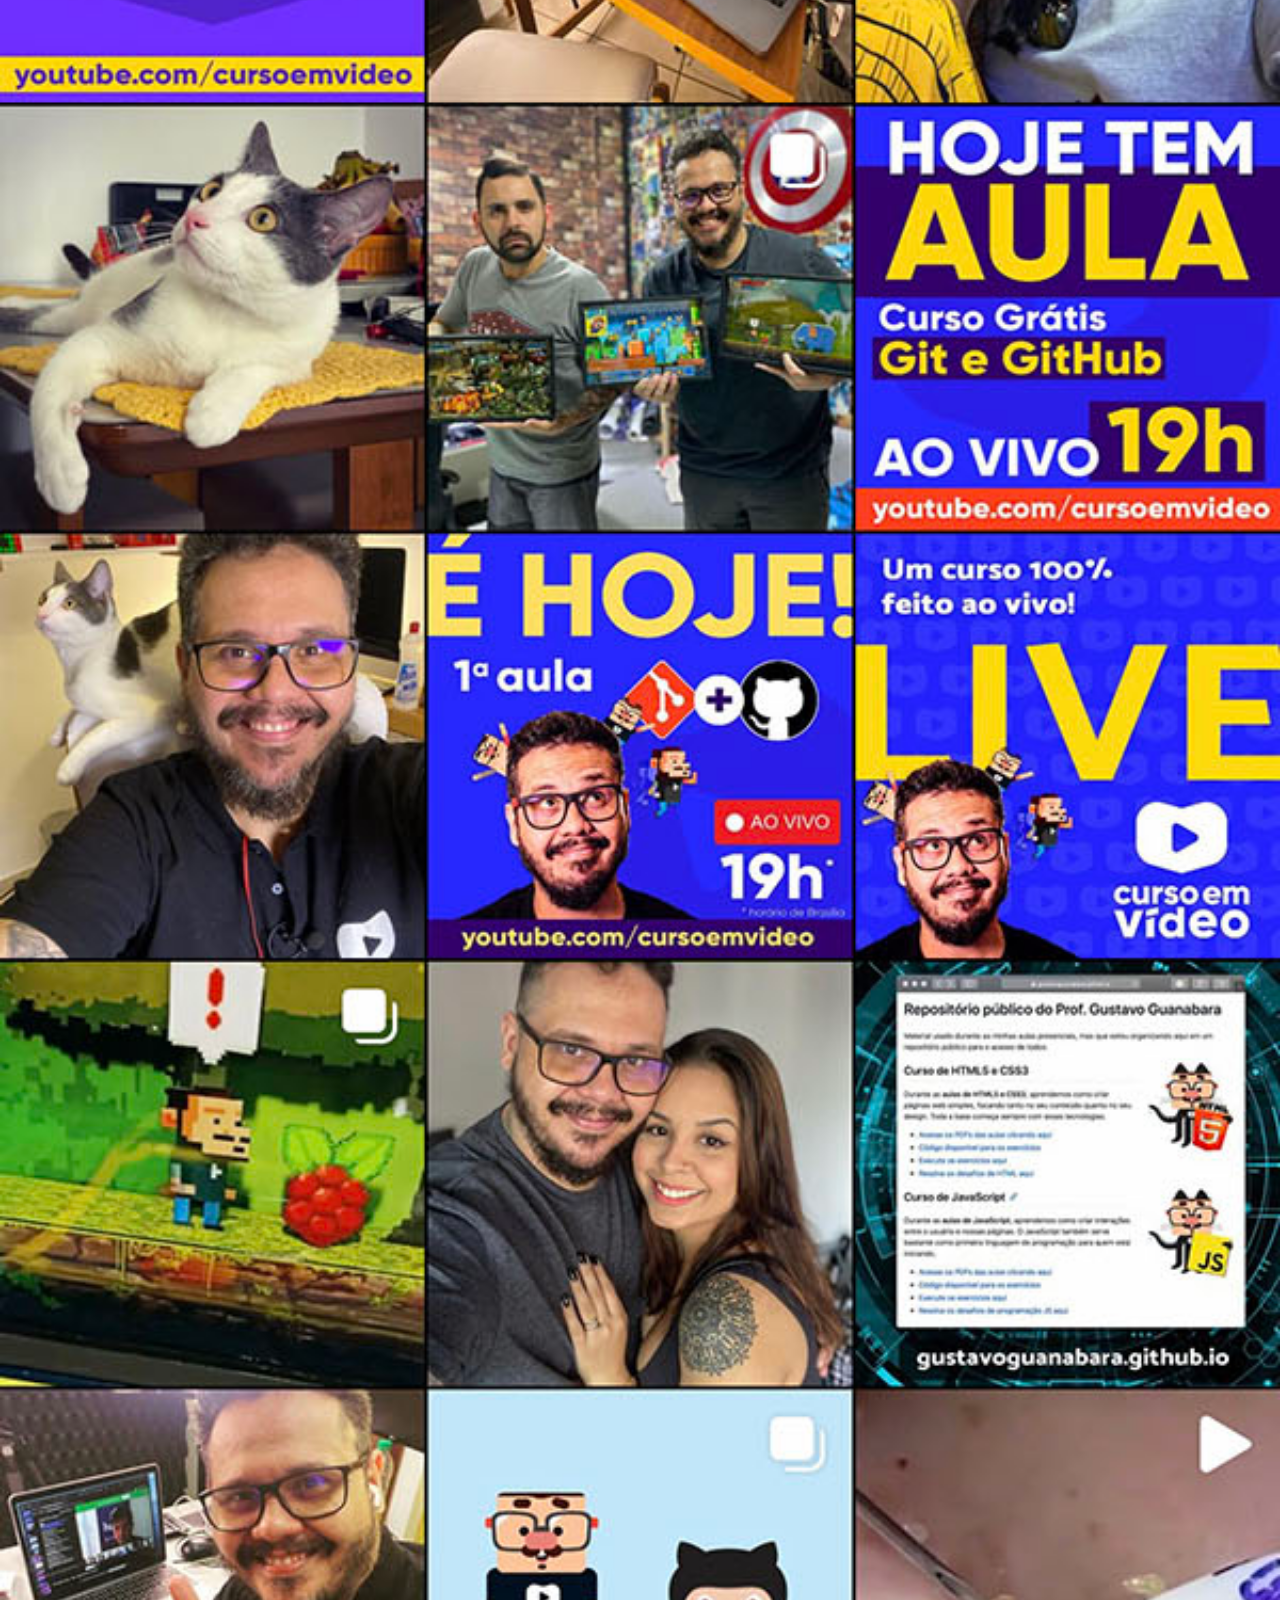
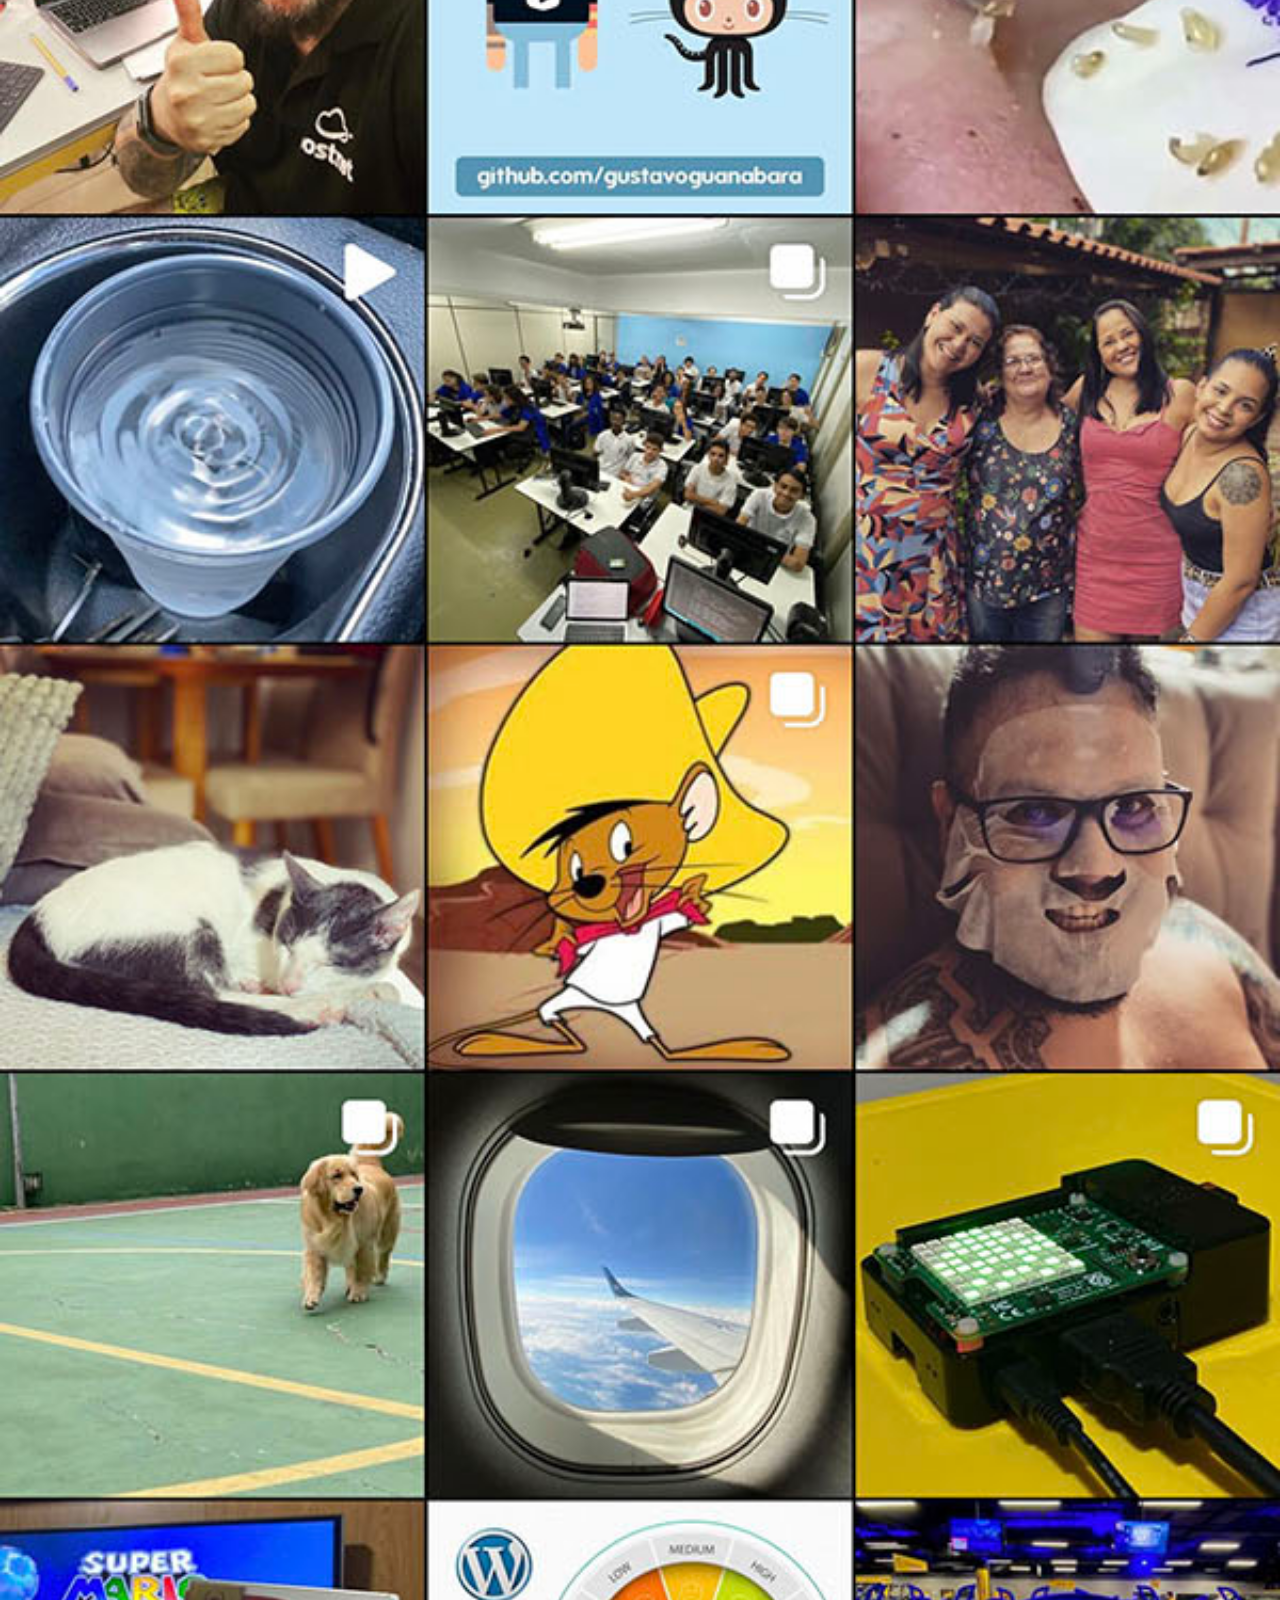
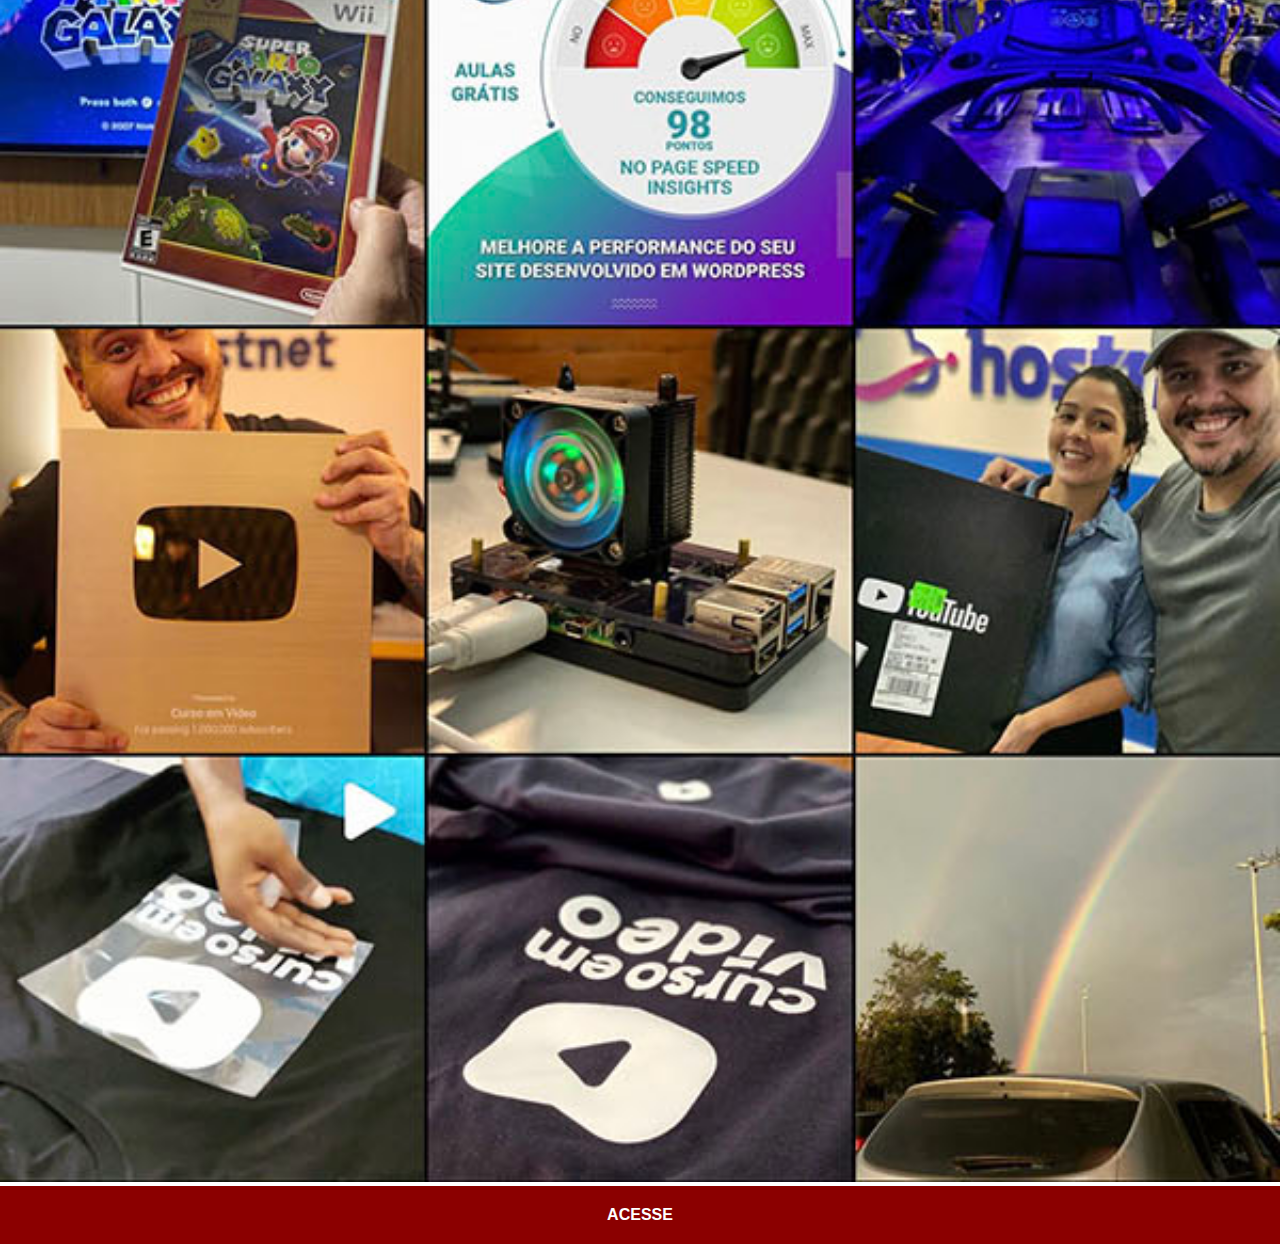
<file: instagran.html>
<!DOCTYPE html>
<html lang="pt-BR">
<head>
    <meta charset="UTF-8">
    <meta http-equiv="X-UA-Compatible" content="IE=edge">
    <meta name="viewport" content="width=device-width, initial-scale=1.0">
    <link rel="stylesheet" href="estilos/social.css">
    <title>Instagram</title>
</head>
<body>
    <img src="imagens/tela-instagram.jpg" alt="Instagram">
    <a href="https://www.instagram.com/gustavoguanabara/" target="_blank">ACESSE</a>
    
</body>
</html>
</file>
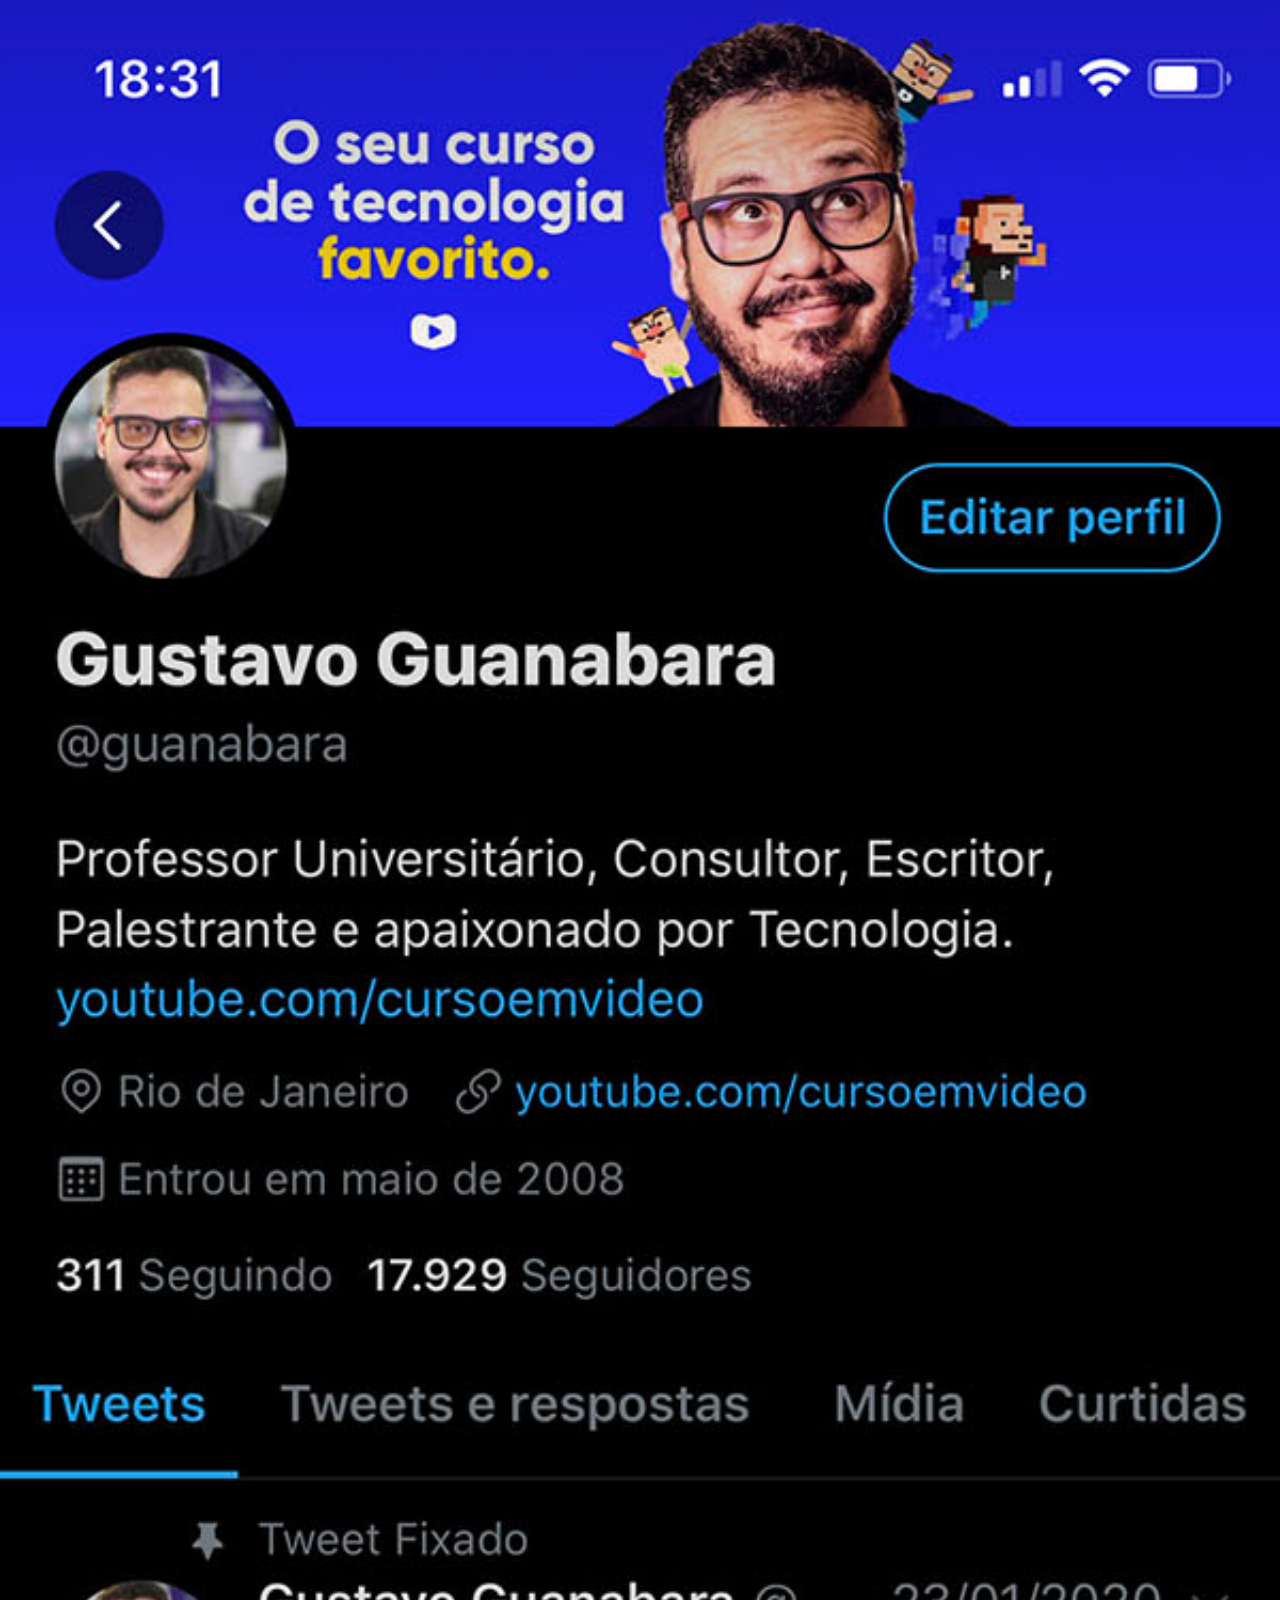
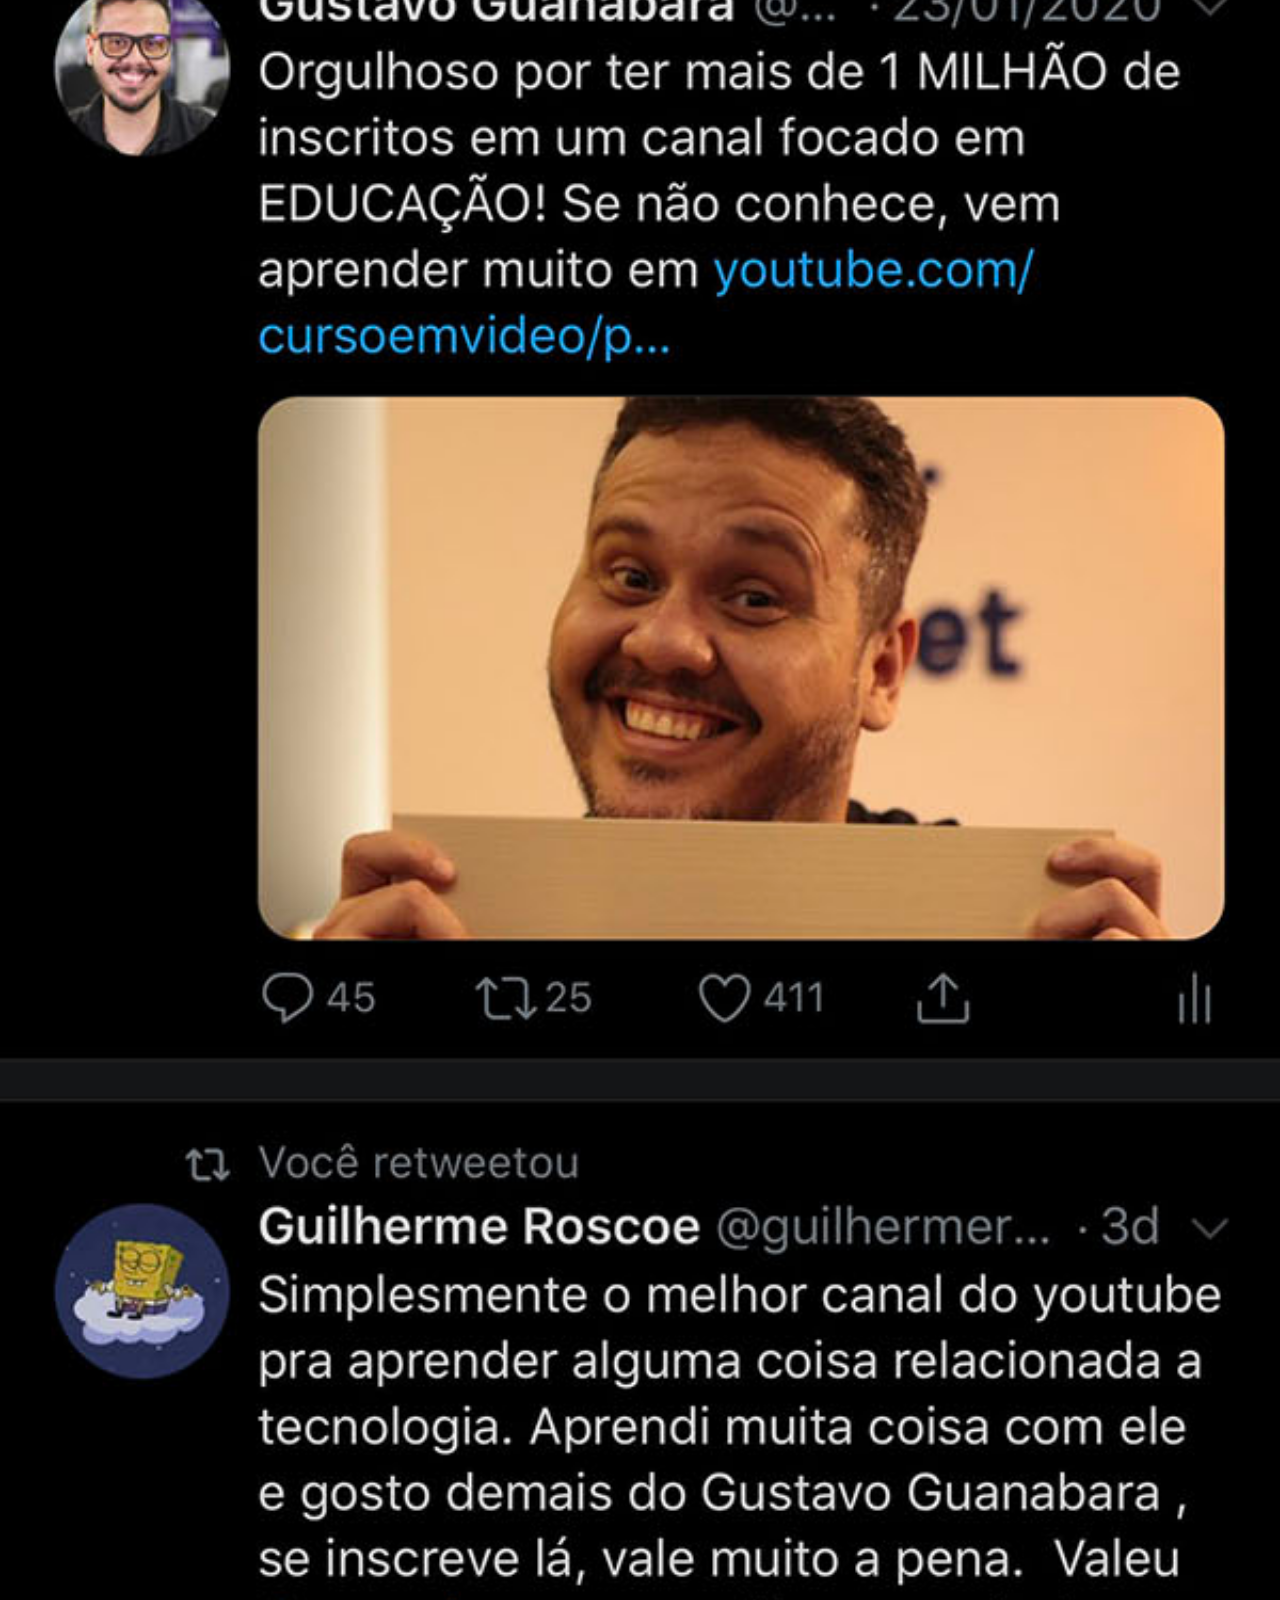
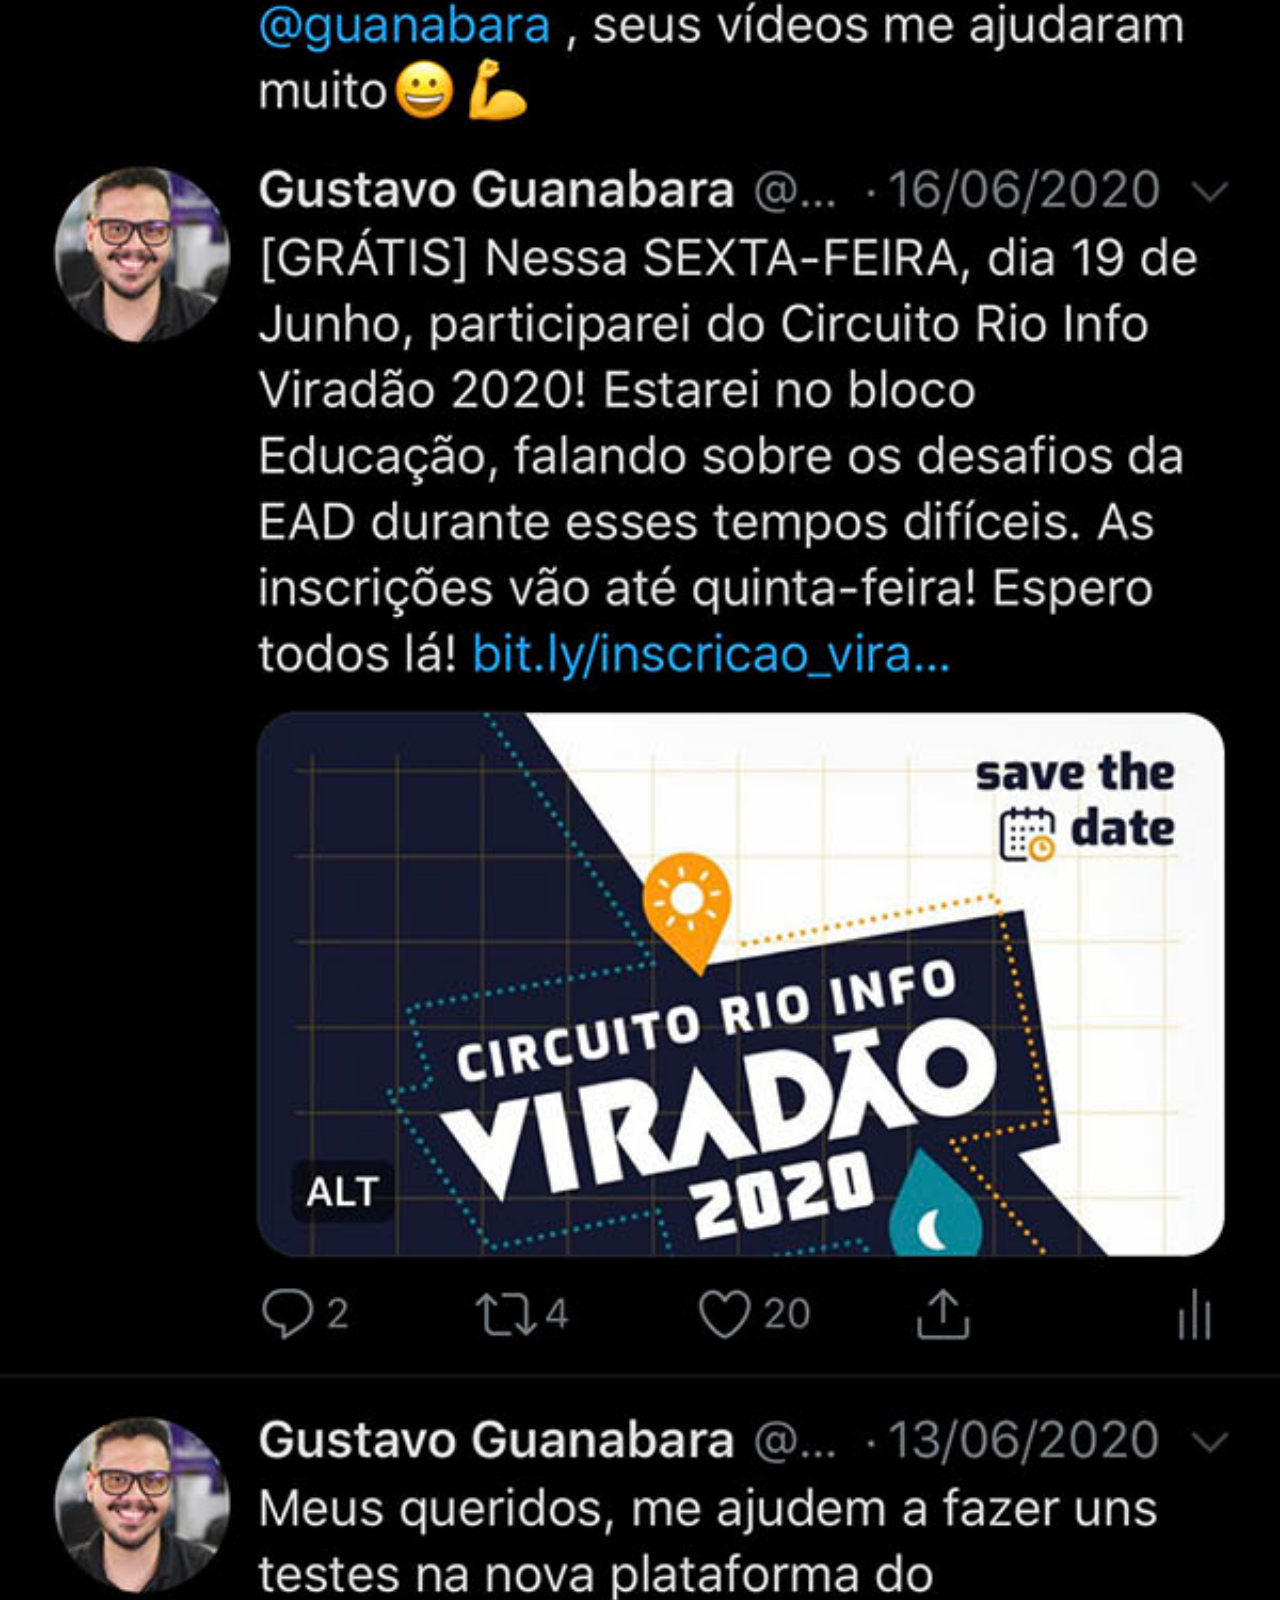
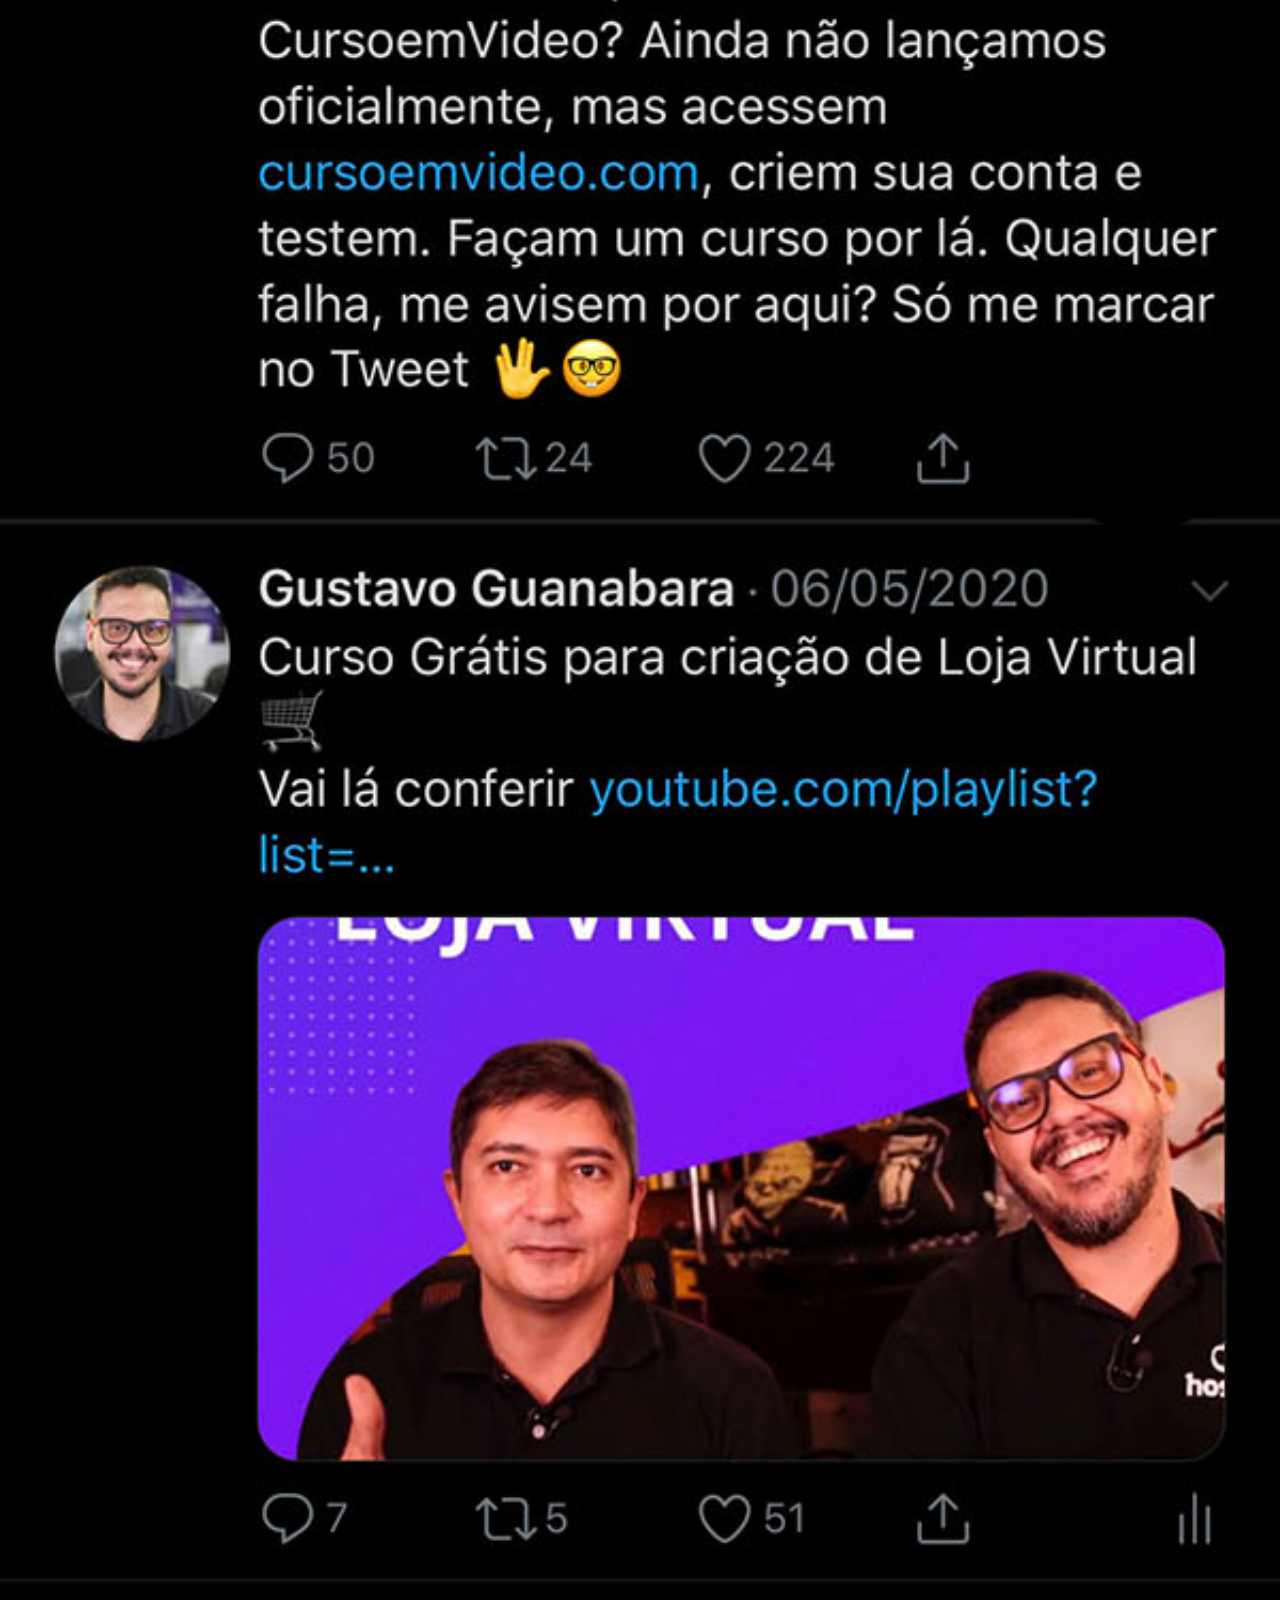
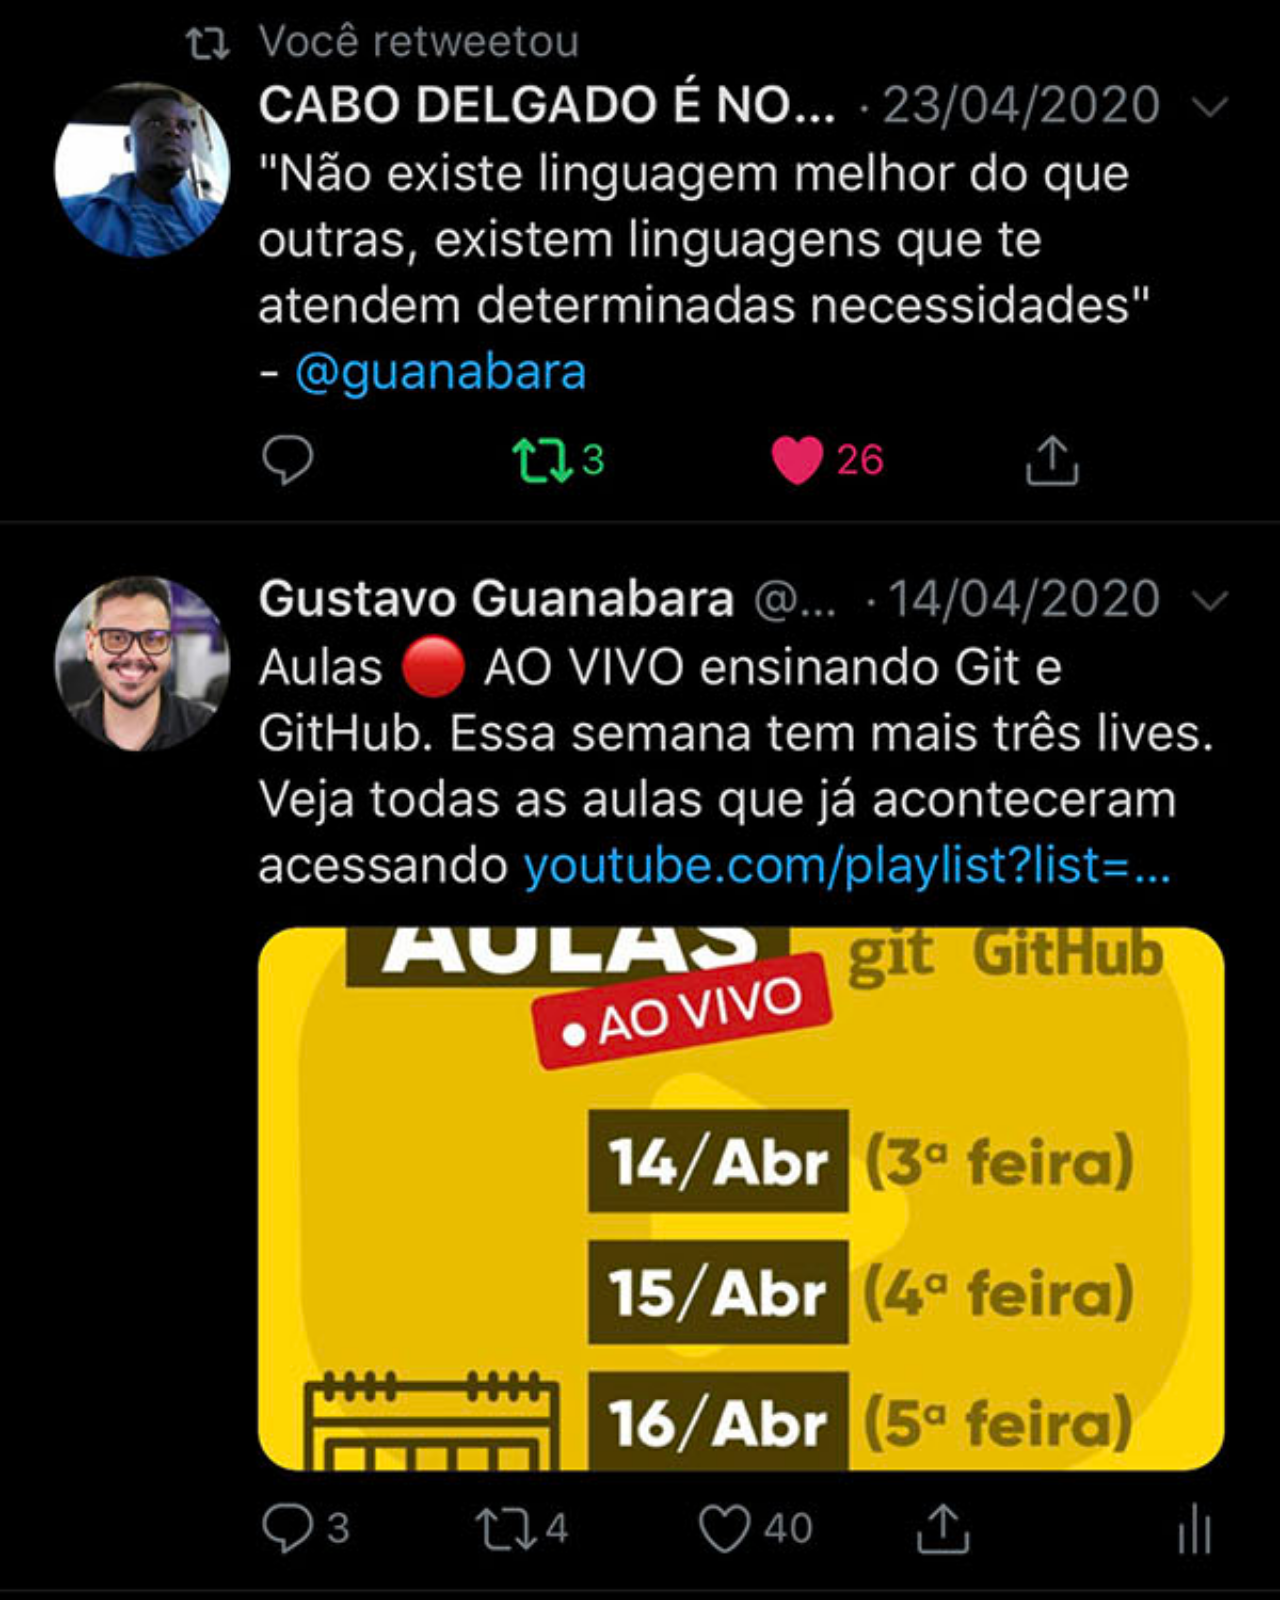
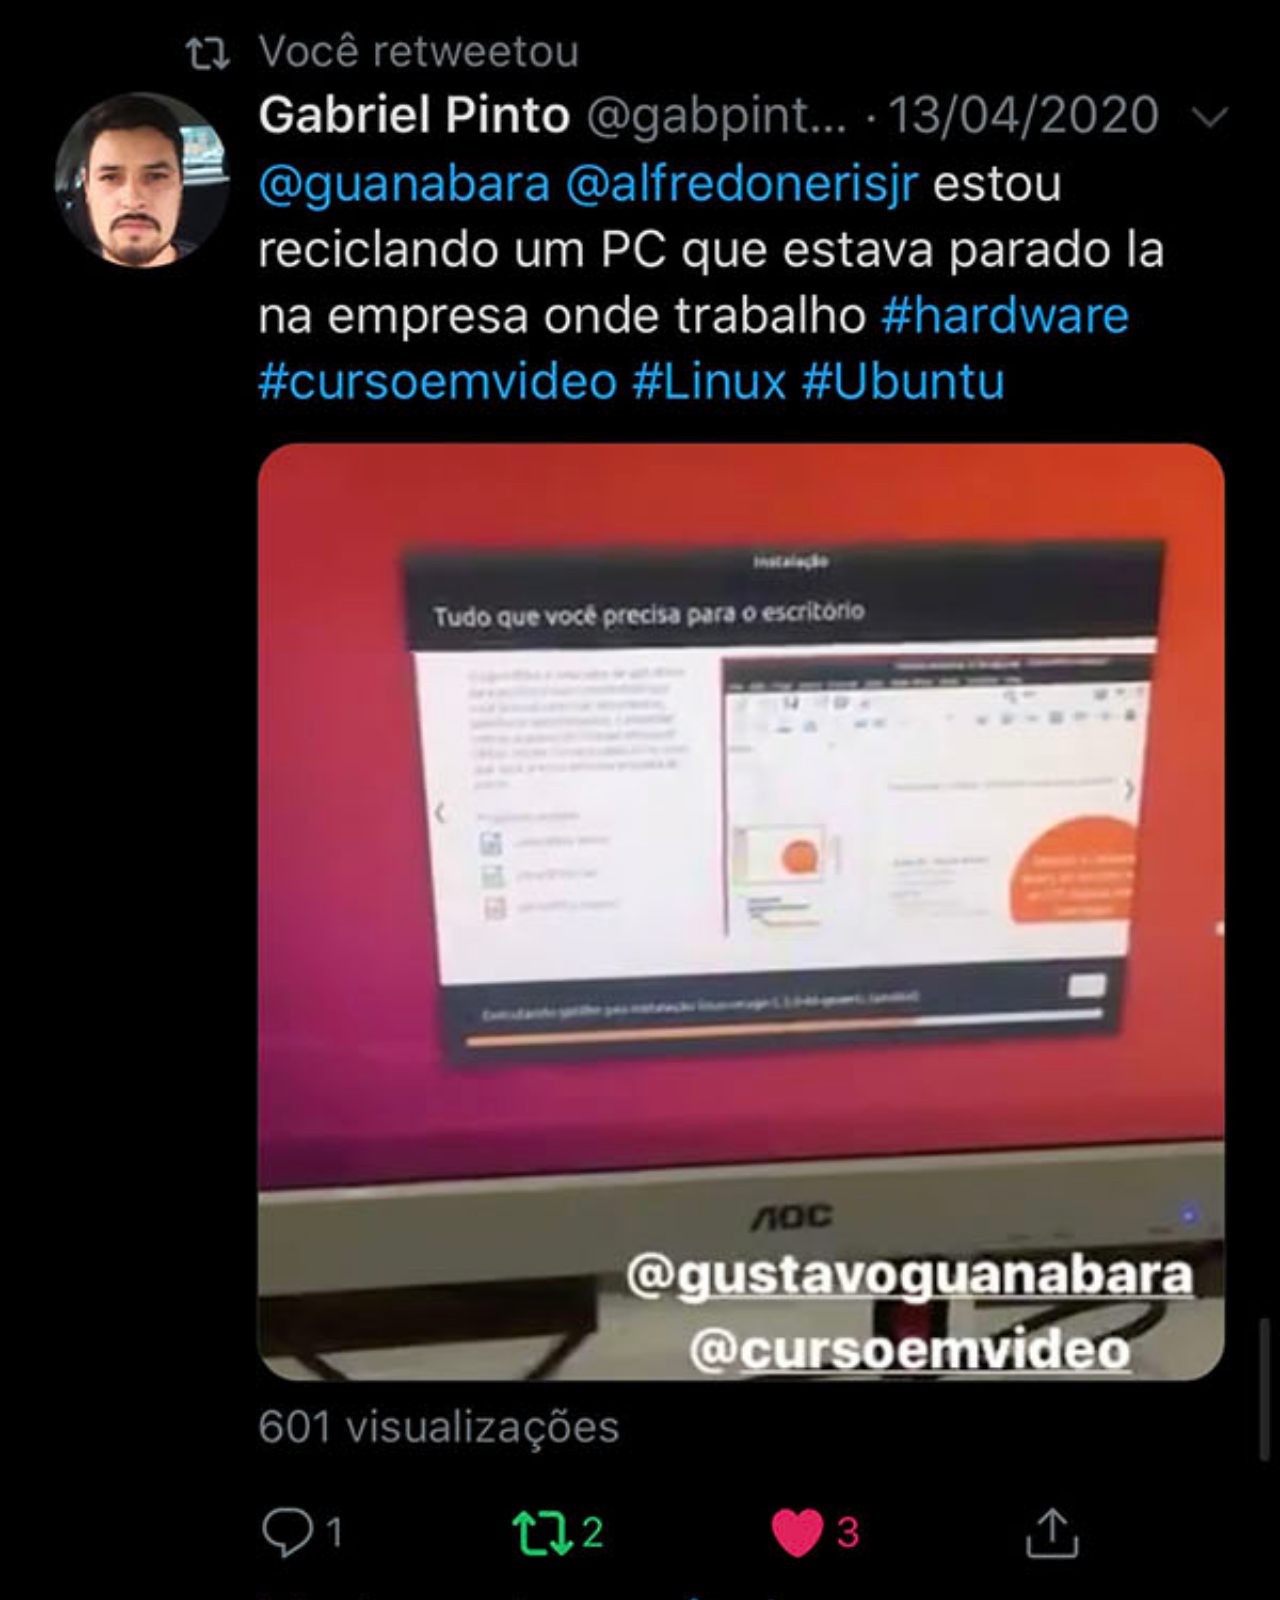
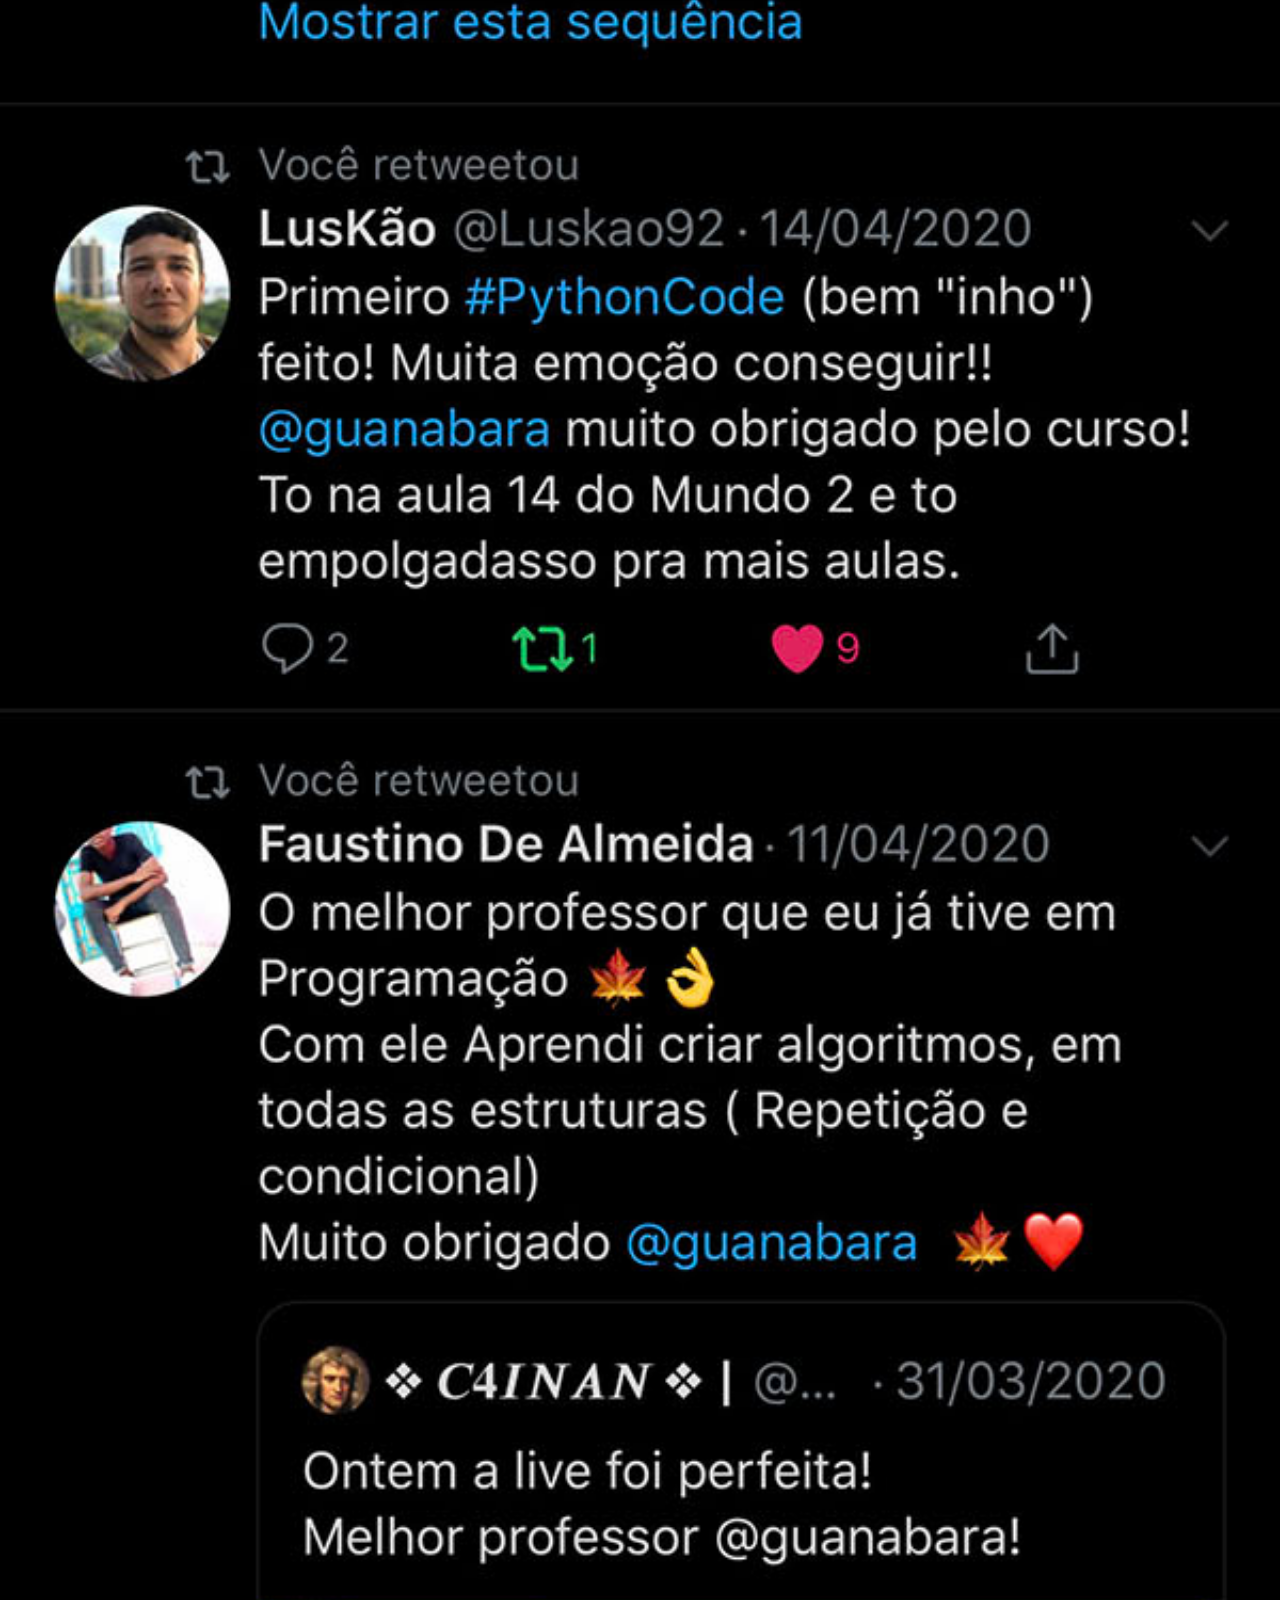
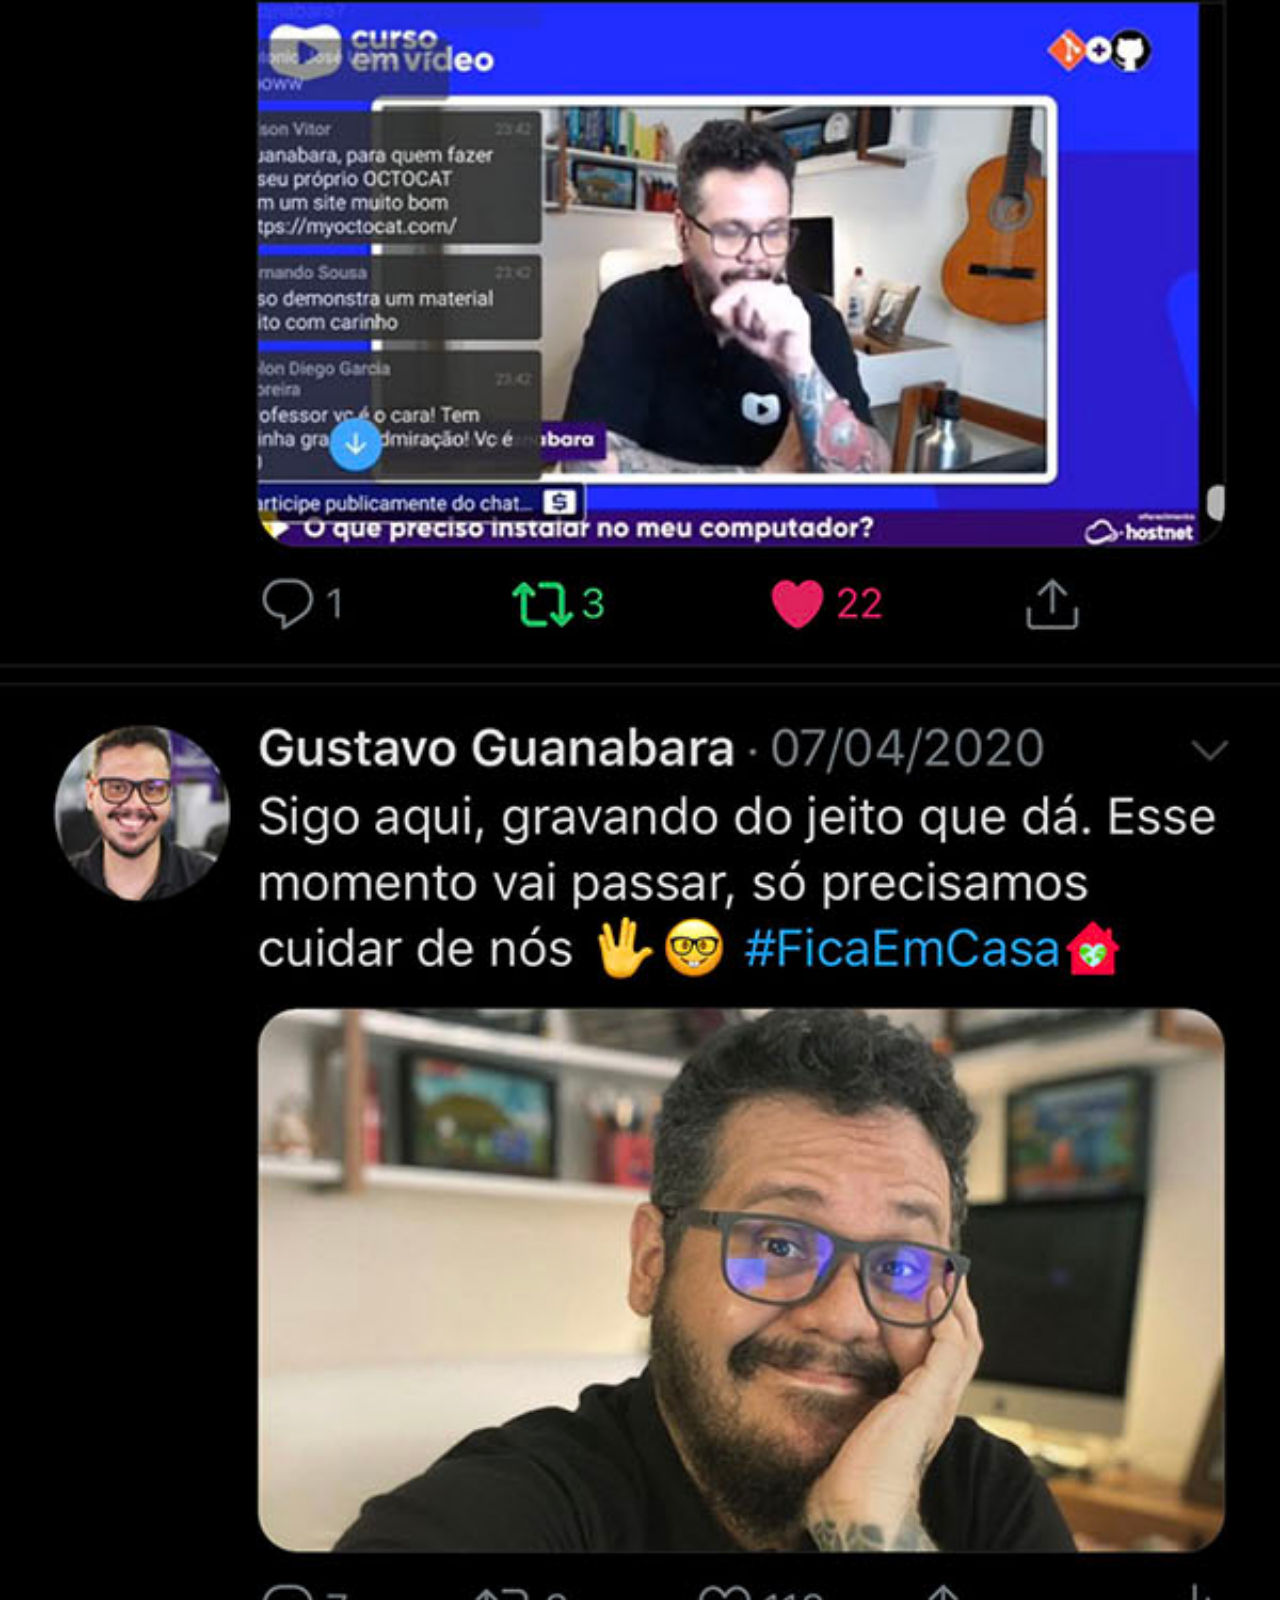
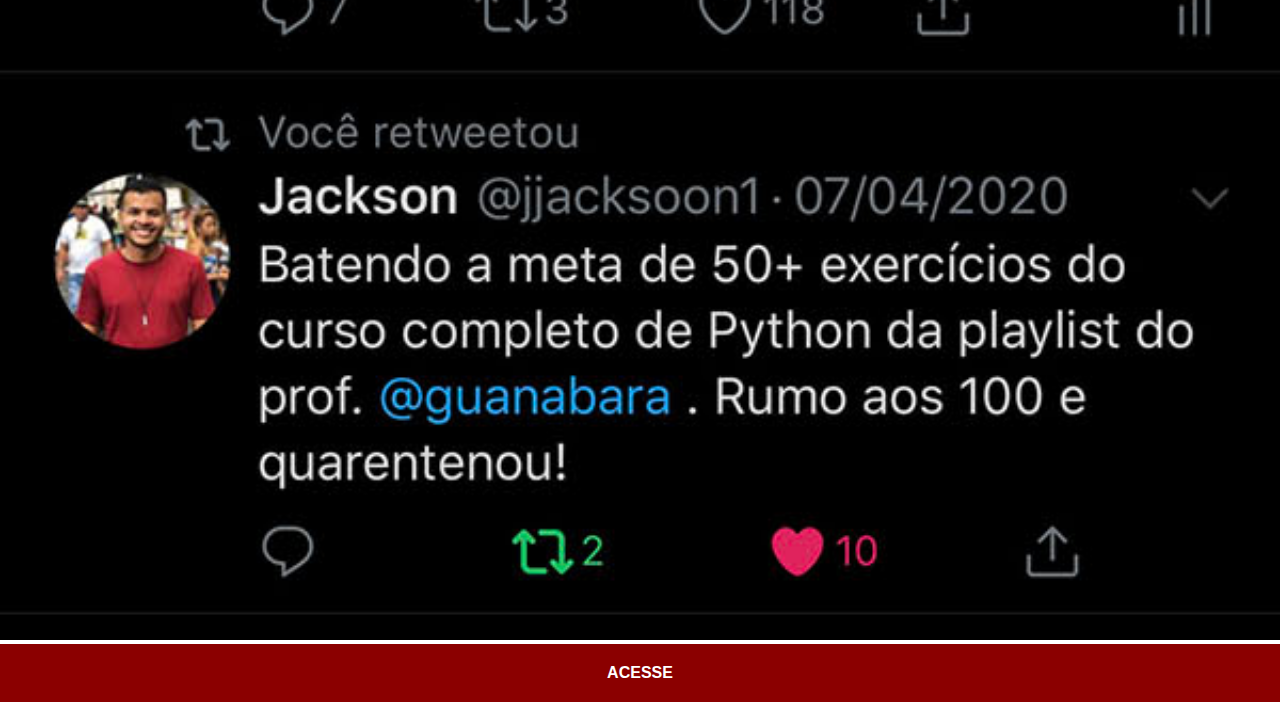
<file: twitter.html>
<!DOCTYPE html>
<html lang="pt-BR">
<head>
    <meta charset="UTF-8">
    <meta http-equiv="X-UA-Compatible" content="IE=edge">
    <meta name="viewport" content="width=device-width, initial-scale=1.0">
    <link rel="stylesheet" href="estilos/social.css">
    <title>Twitter</title>
</head>
<body>
    <img src="imagens/tela-twitter.jpg" alt="Twitter">
    <a href="https://twitter.com/guanabara?ref_src=twsrc%5Egoogle%7Ctwcamp%5Eserp%7Ctwgr%5Eauthor" target="_blank">ACESSE</a>
    
</body>
</html>
</file>
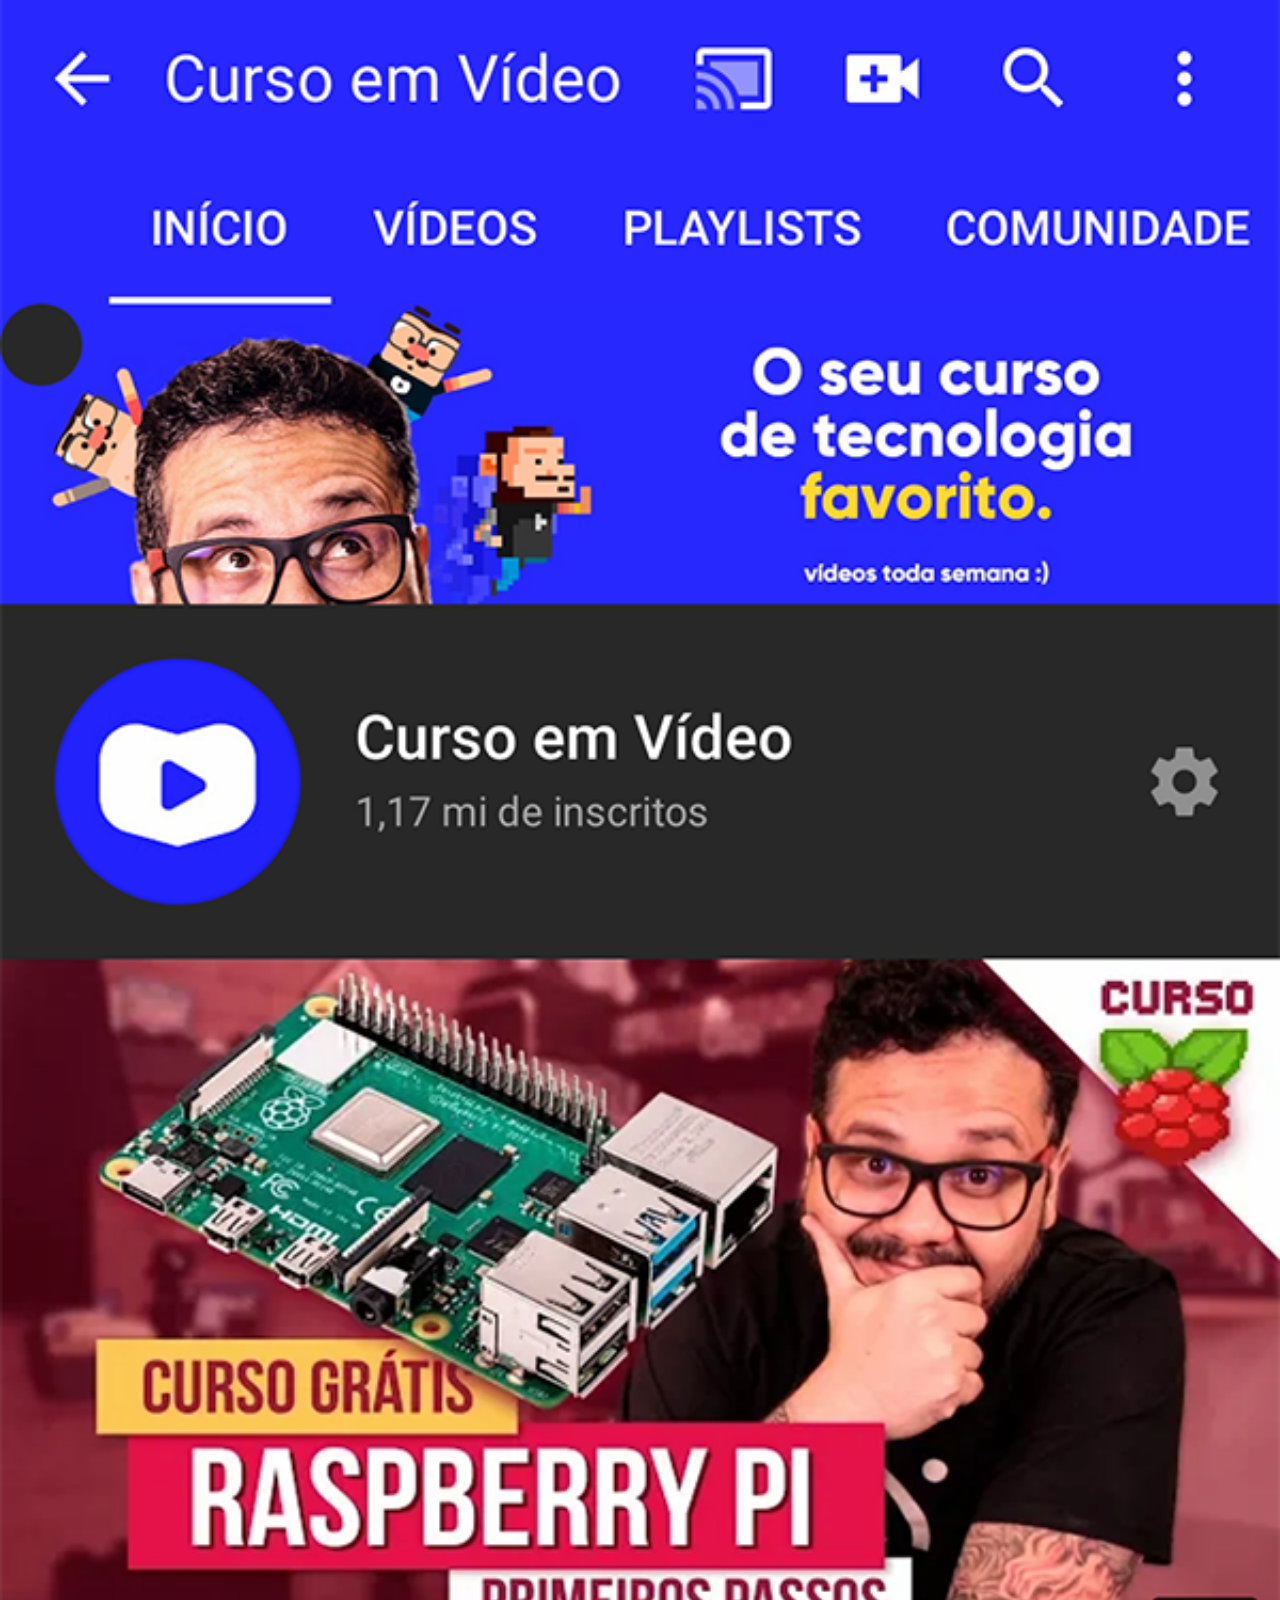
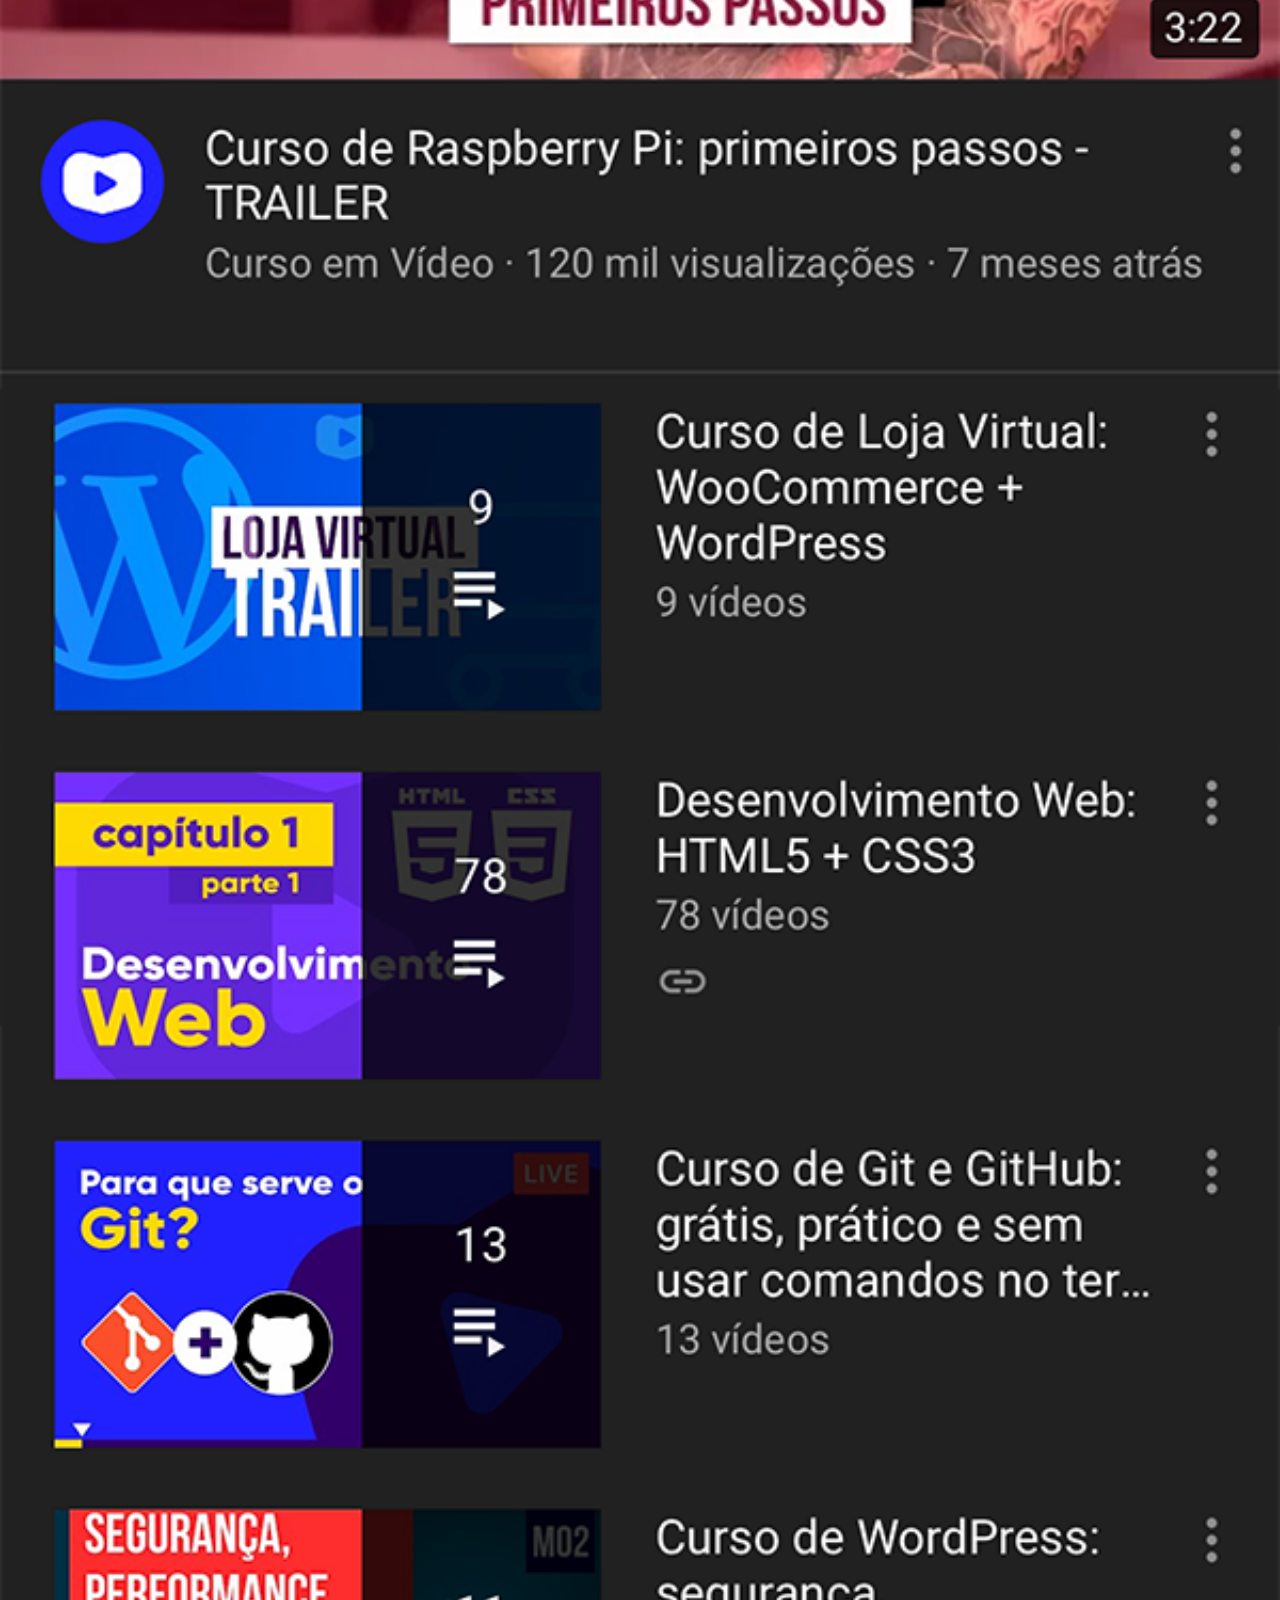
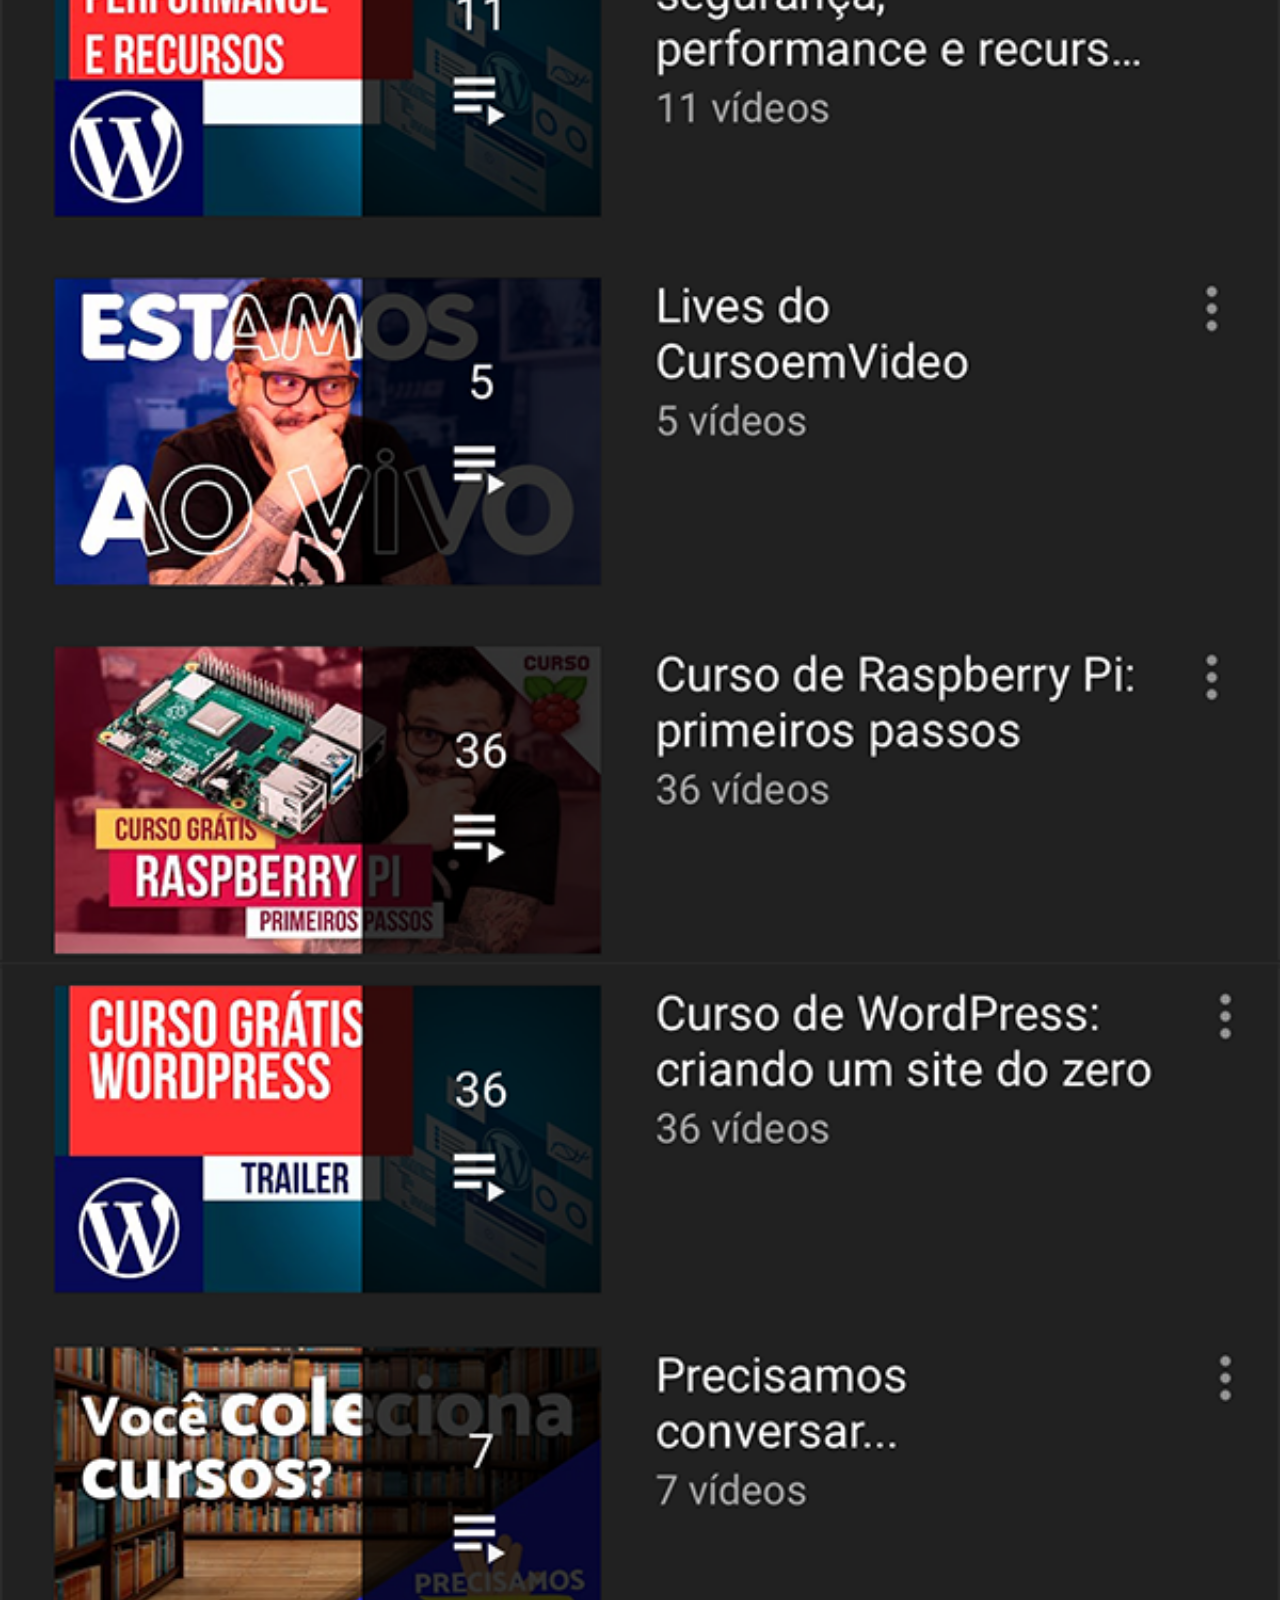
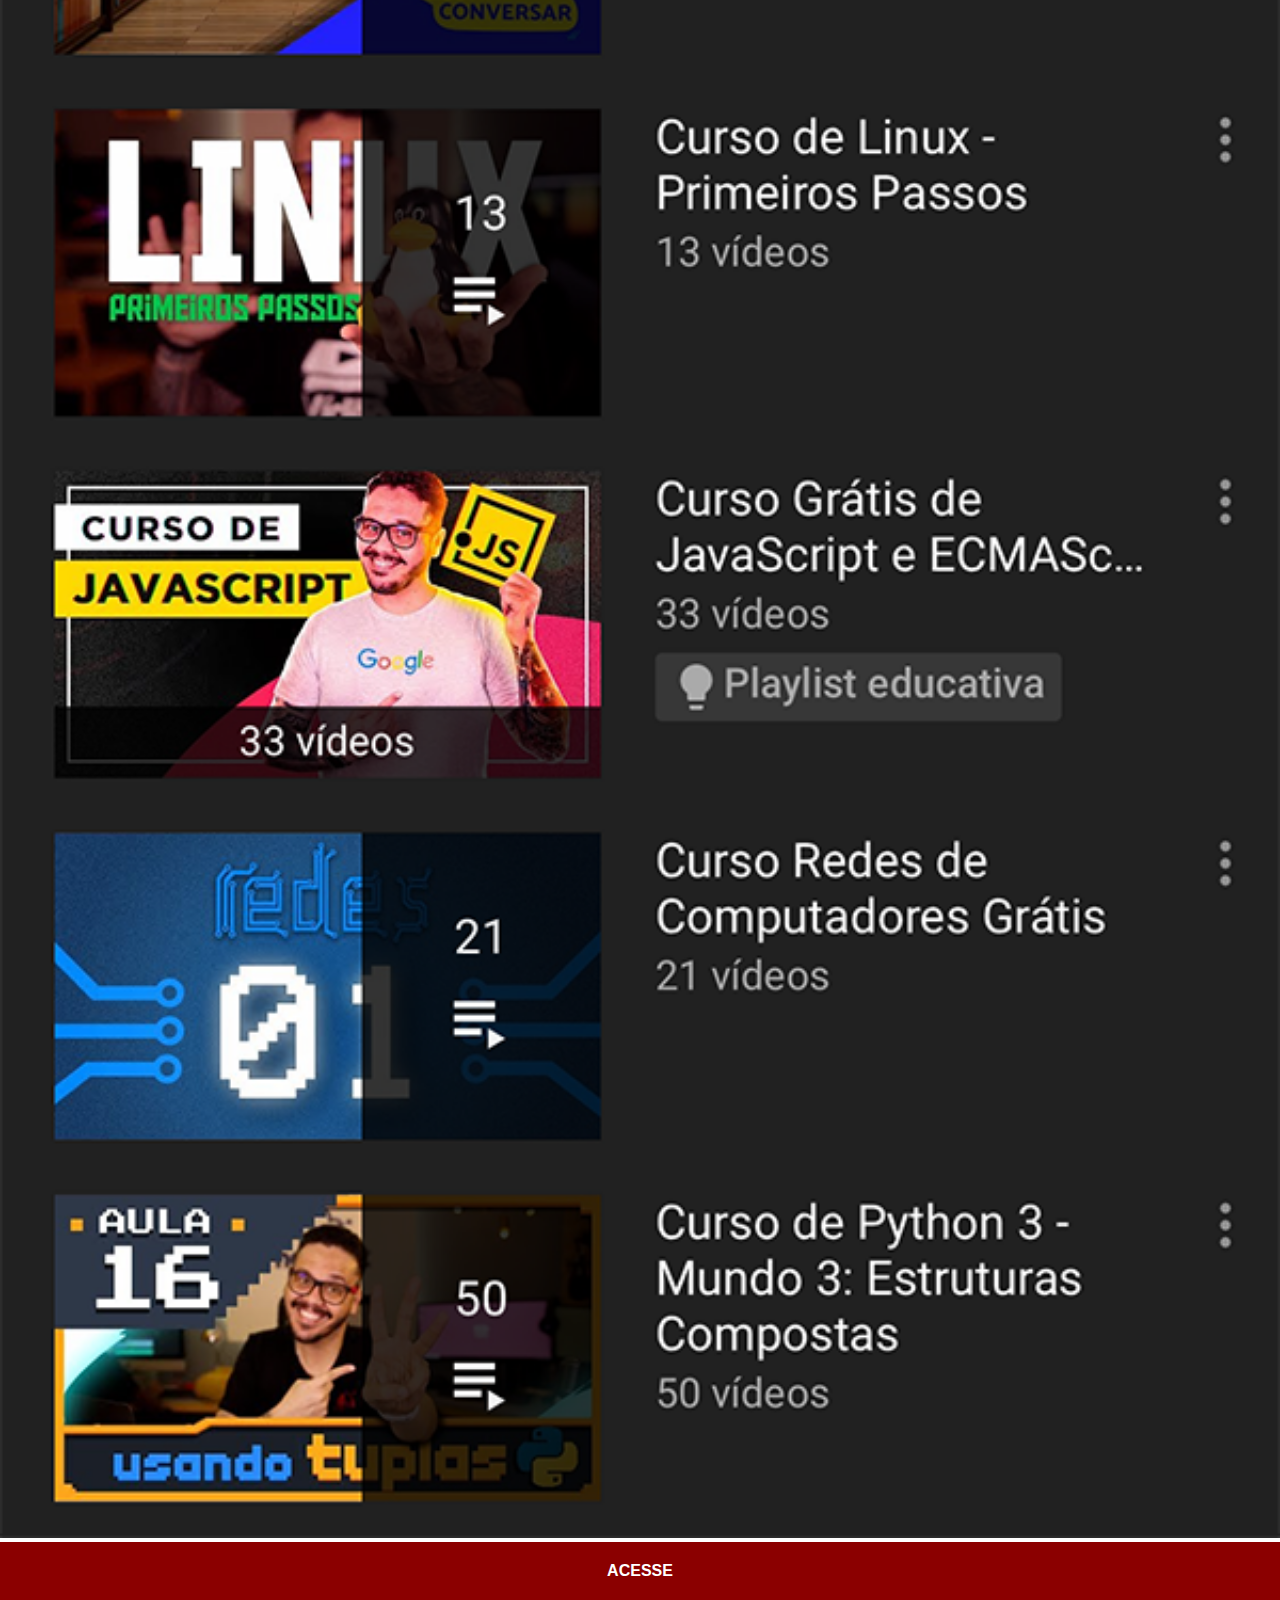
<file: youtube.html>
<!DOCTYPE html>
<html lang="pt-BR">
<head>
    <meta charset="UTF-8">
    <meta http-equiv="X-UA-Compatible" content="IE=edge">
    <meta name="viewport" content="width=device-width, initial-scale=1.0">
    <link rel="stylesheet" href="estilos/social.css">
    <title>YouTube</title>
    
</head>
<body>
    <img src="imagens/tela-youtube.png" alt="YouTube">
    <a href="https://www.youtube.com/@CursoemVideo/playlists" target="_blank"> ACESSE</a>
</body>
</html>
</file>
<file: estilos/style.css>
@charset "UTF-8";
*{
    margin: 0PX;
    padding: 0PX;
    font-family: Arial, Helvetica, sans-serif;
}
html, body{
    height: 100vh;
    width: 100vw;
    background-color: black;
}
body{
    background: url('../imagens/fundo-madeira.jpg') no-repeat top center;
    background-size: cover;
    background-attachment: fixed;
}
main{
    height: 100vh;
    position: relative;
}
section#telefone{
    position: absolute;
    top: 50%;
    left: 50%;
    transform: translate(-50%, -50%);
    height: 627px;
    width: 311px;
    background: url('../imagens/frame-iphone.png') no-repeat;
}
iframe#tela{
    position: relative;
    top: 81px;
    left: 23px;
    width: 265.5px;
    height: 470px;
}
section#redes-sociais{
    text-align: right;
}
section#redes-sociais img{
    width: 50px;
    margin: 10px;
    border-radius: 50%;
    box-shadow: 2px 2px 5px rgba(0, 0, 0, 0.400);
    box-sizing: border-box;
}
section#redes-sociais img:hover{
    border: 2px solid rgba(255, 255, 255, 0.1);
    transform: translate(-5px, -5px);
    box-shadow: 5px 5px 10px rgba(0, 0, 0, 0.400);
    transition: transform .5s;
}
</file>
<file: estilos/social.css>
@charset "UTF-8";
*{
    margin: 0px;
    padding: 0px;
    font-family: Arial, Helvetica, sans-serif;
}
::-webkit-scrollbar{
    width: 0px;
    height: 0px;
}
img{
    width: 100vw;
}
a{
    display: block;
    background-color: darkred;
    padding: 20px;
    text-align: center;
    text-decoration: none;
    color: white;
    font-weight: bolder;
}
a:hover{
    background-color: red;
}
</file>
